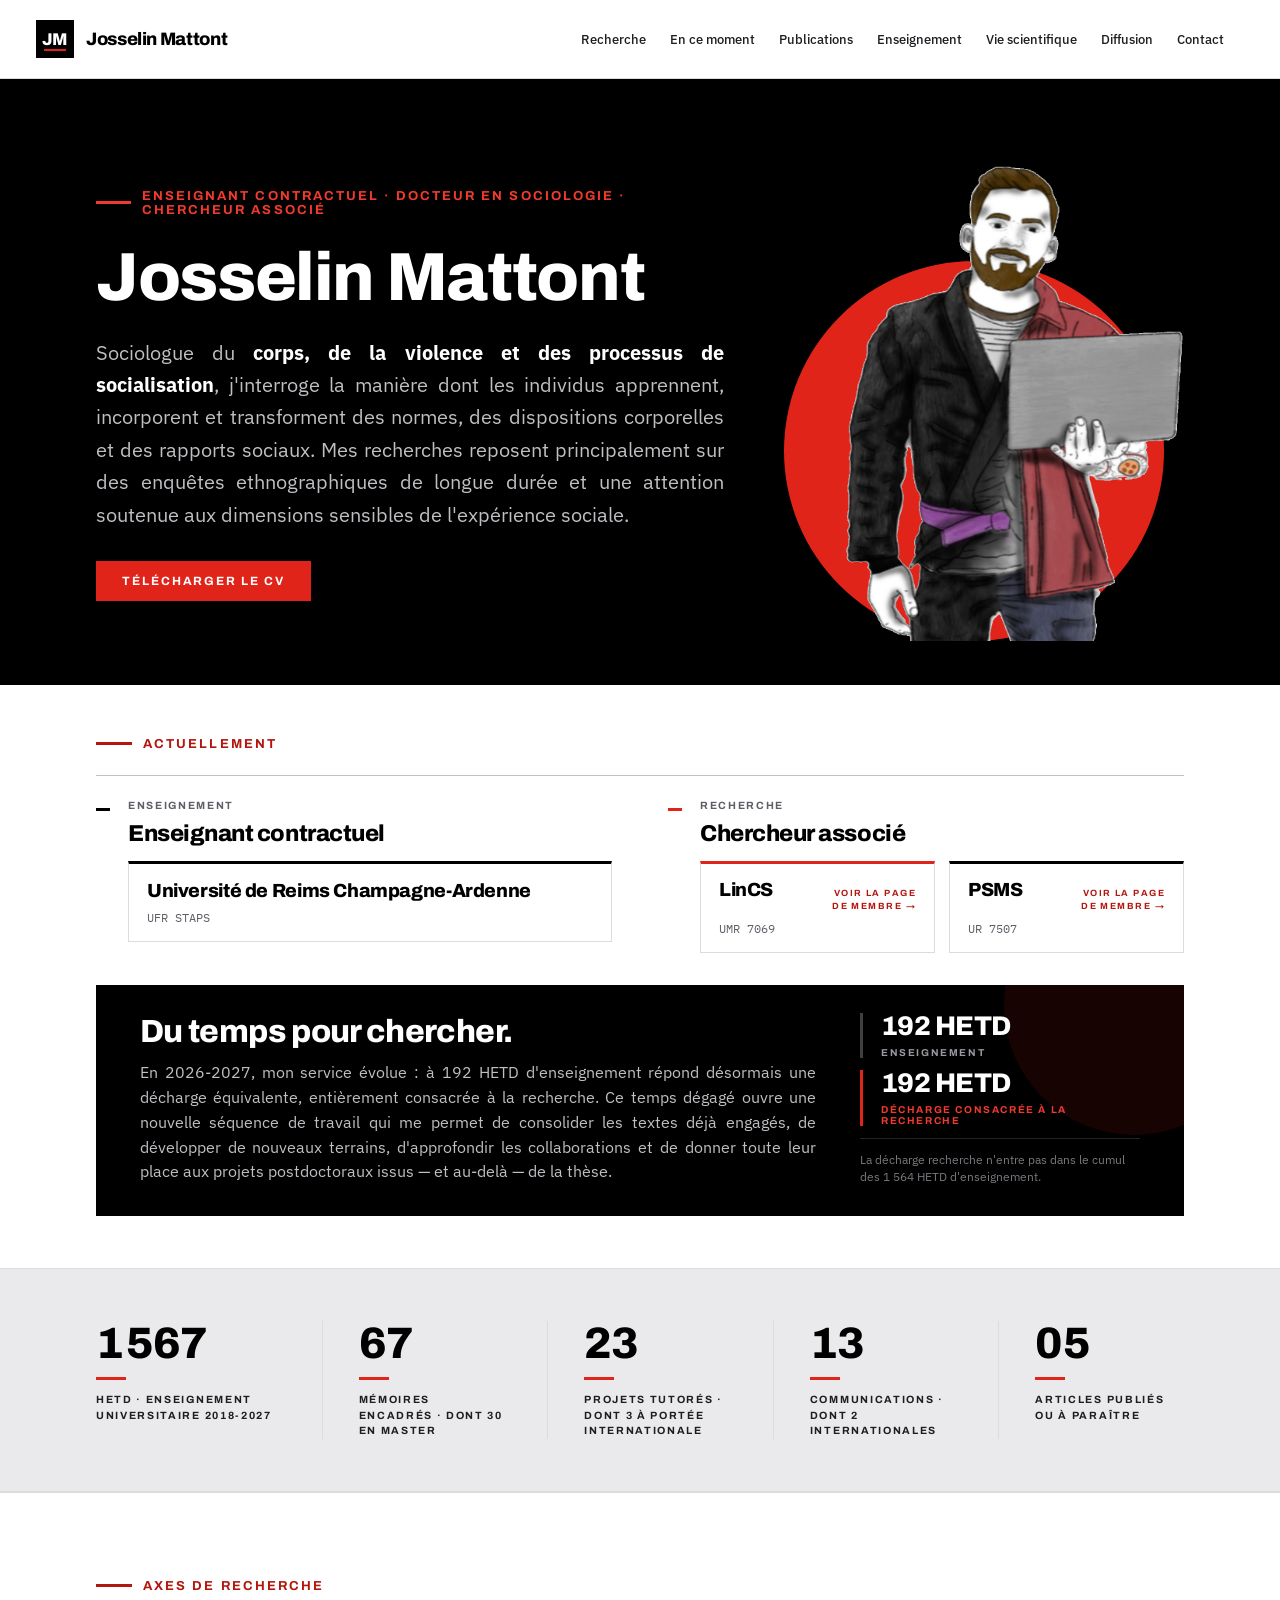
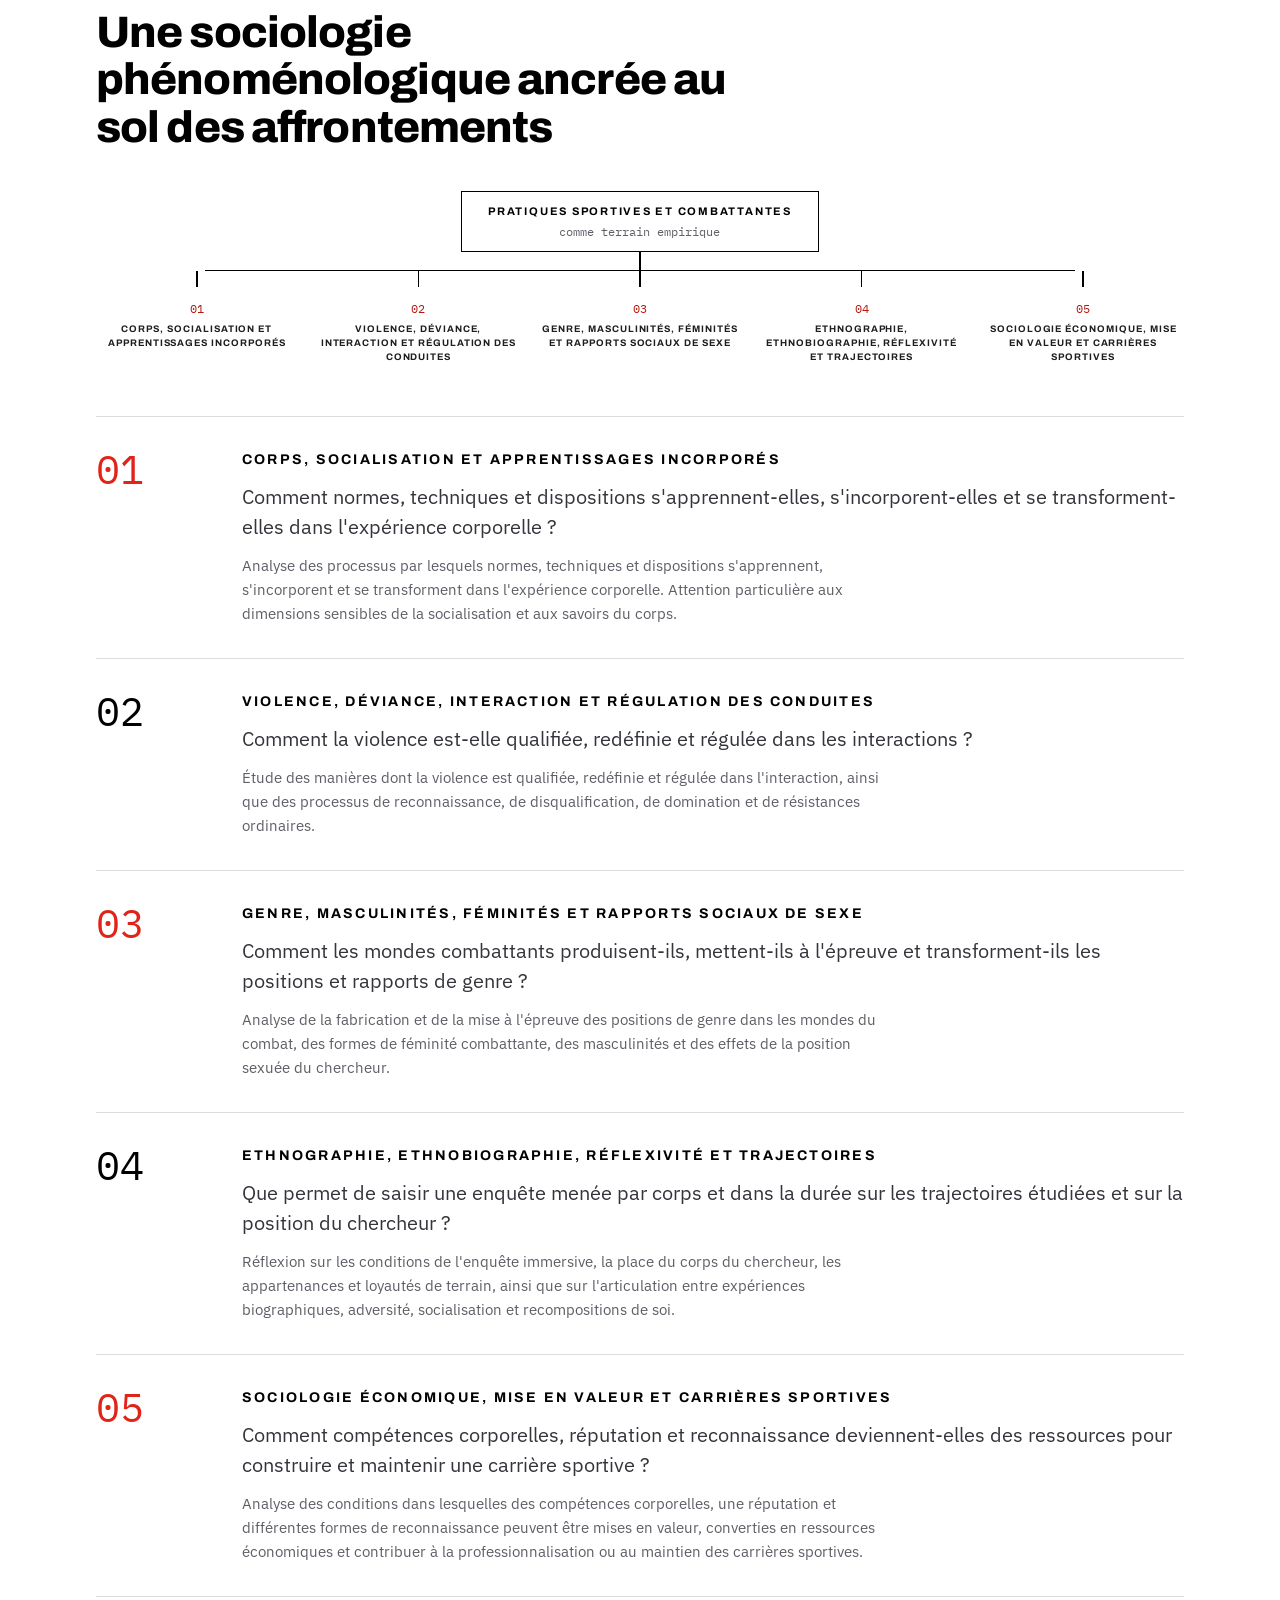
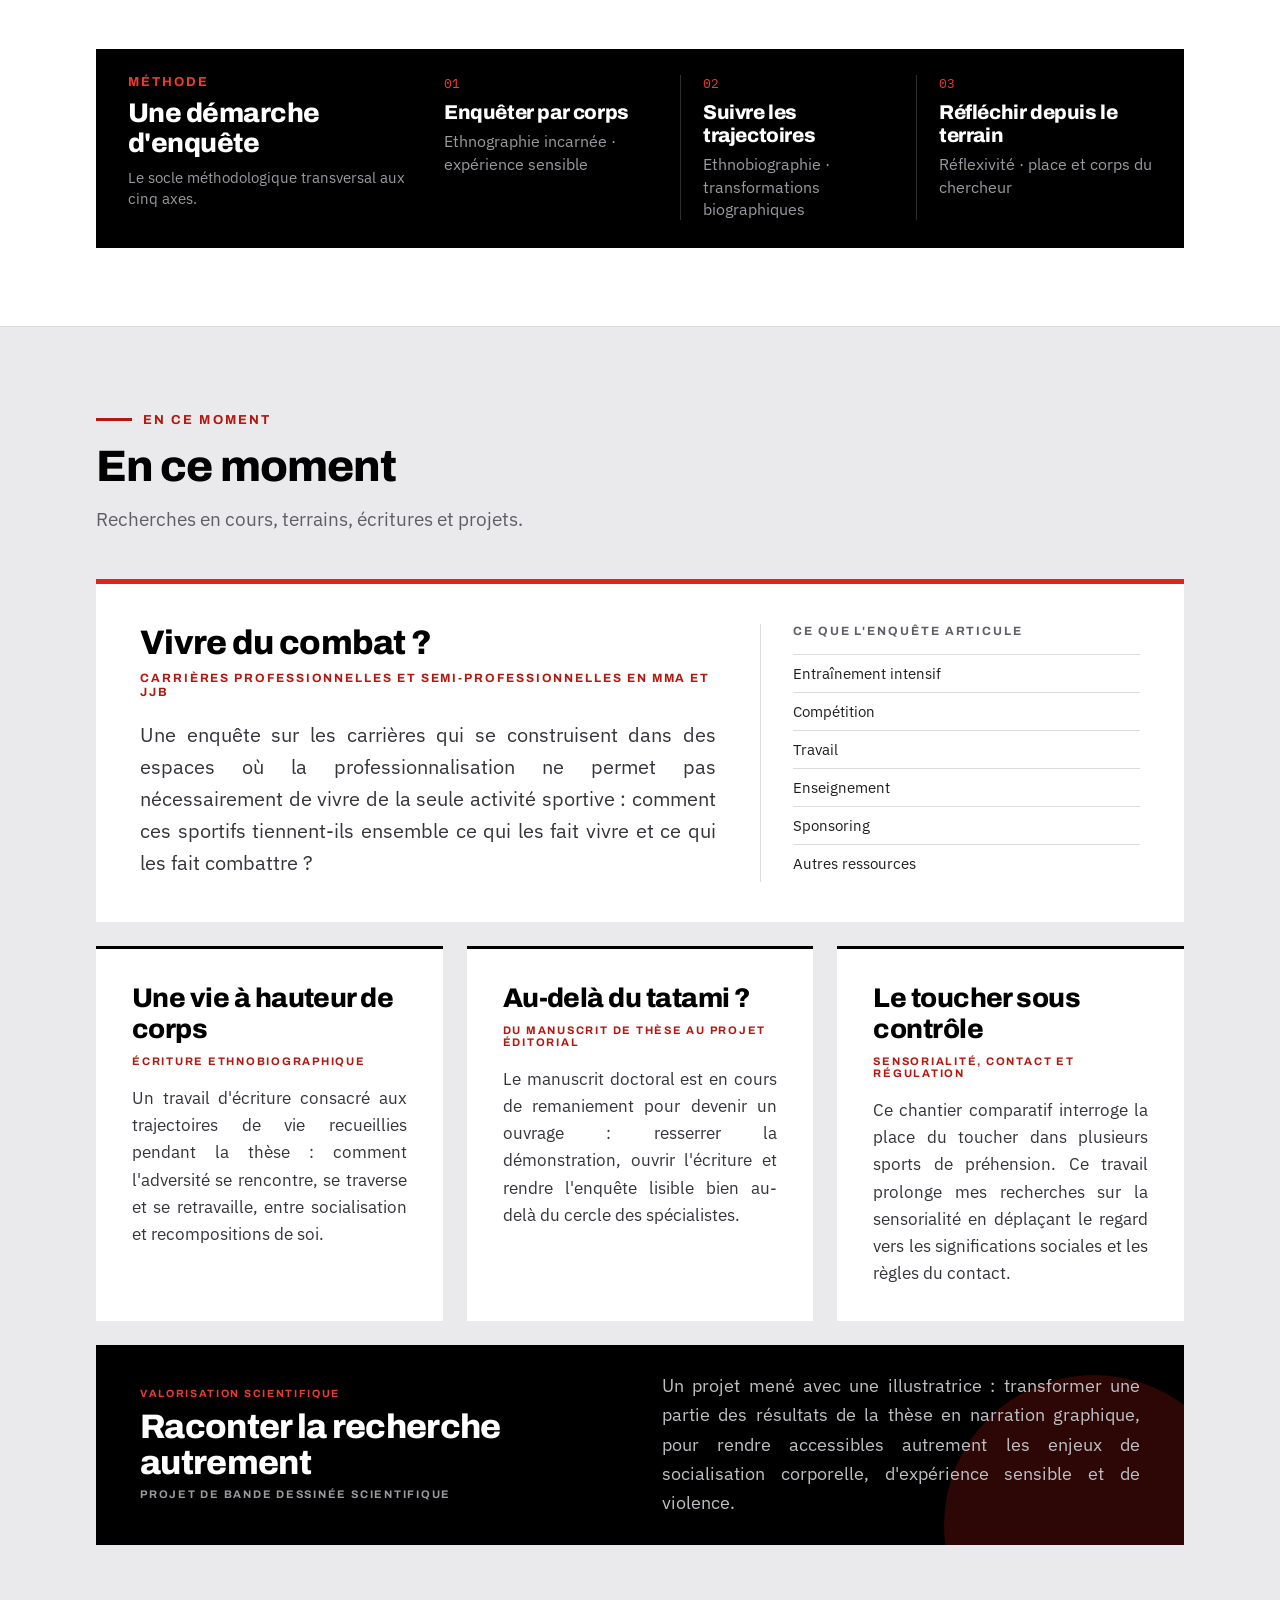
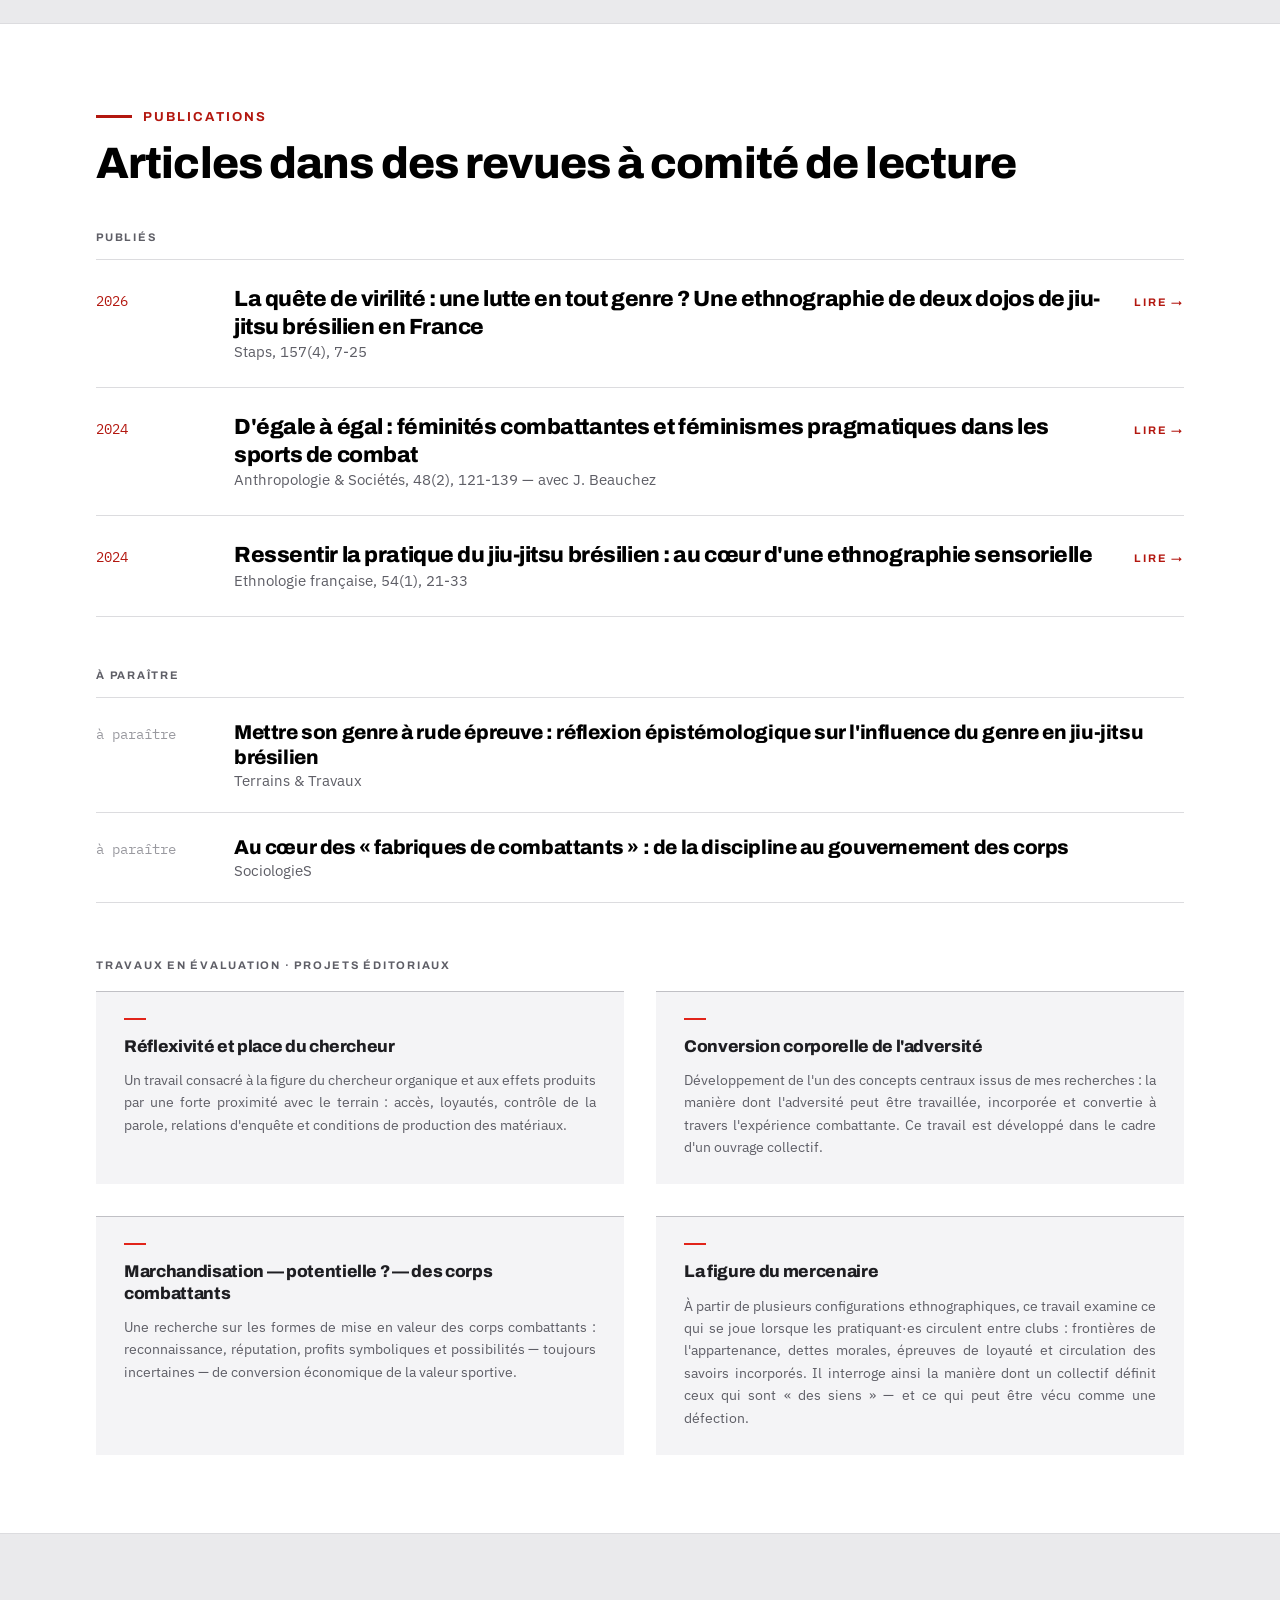
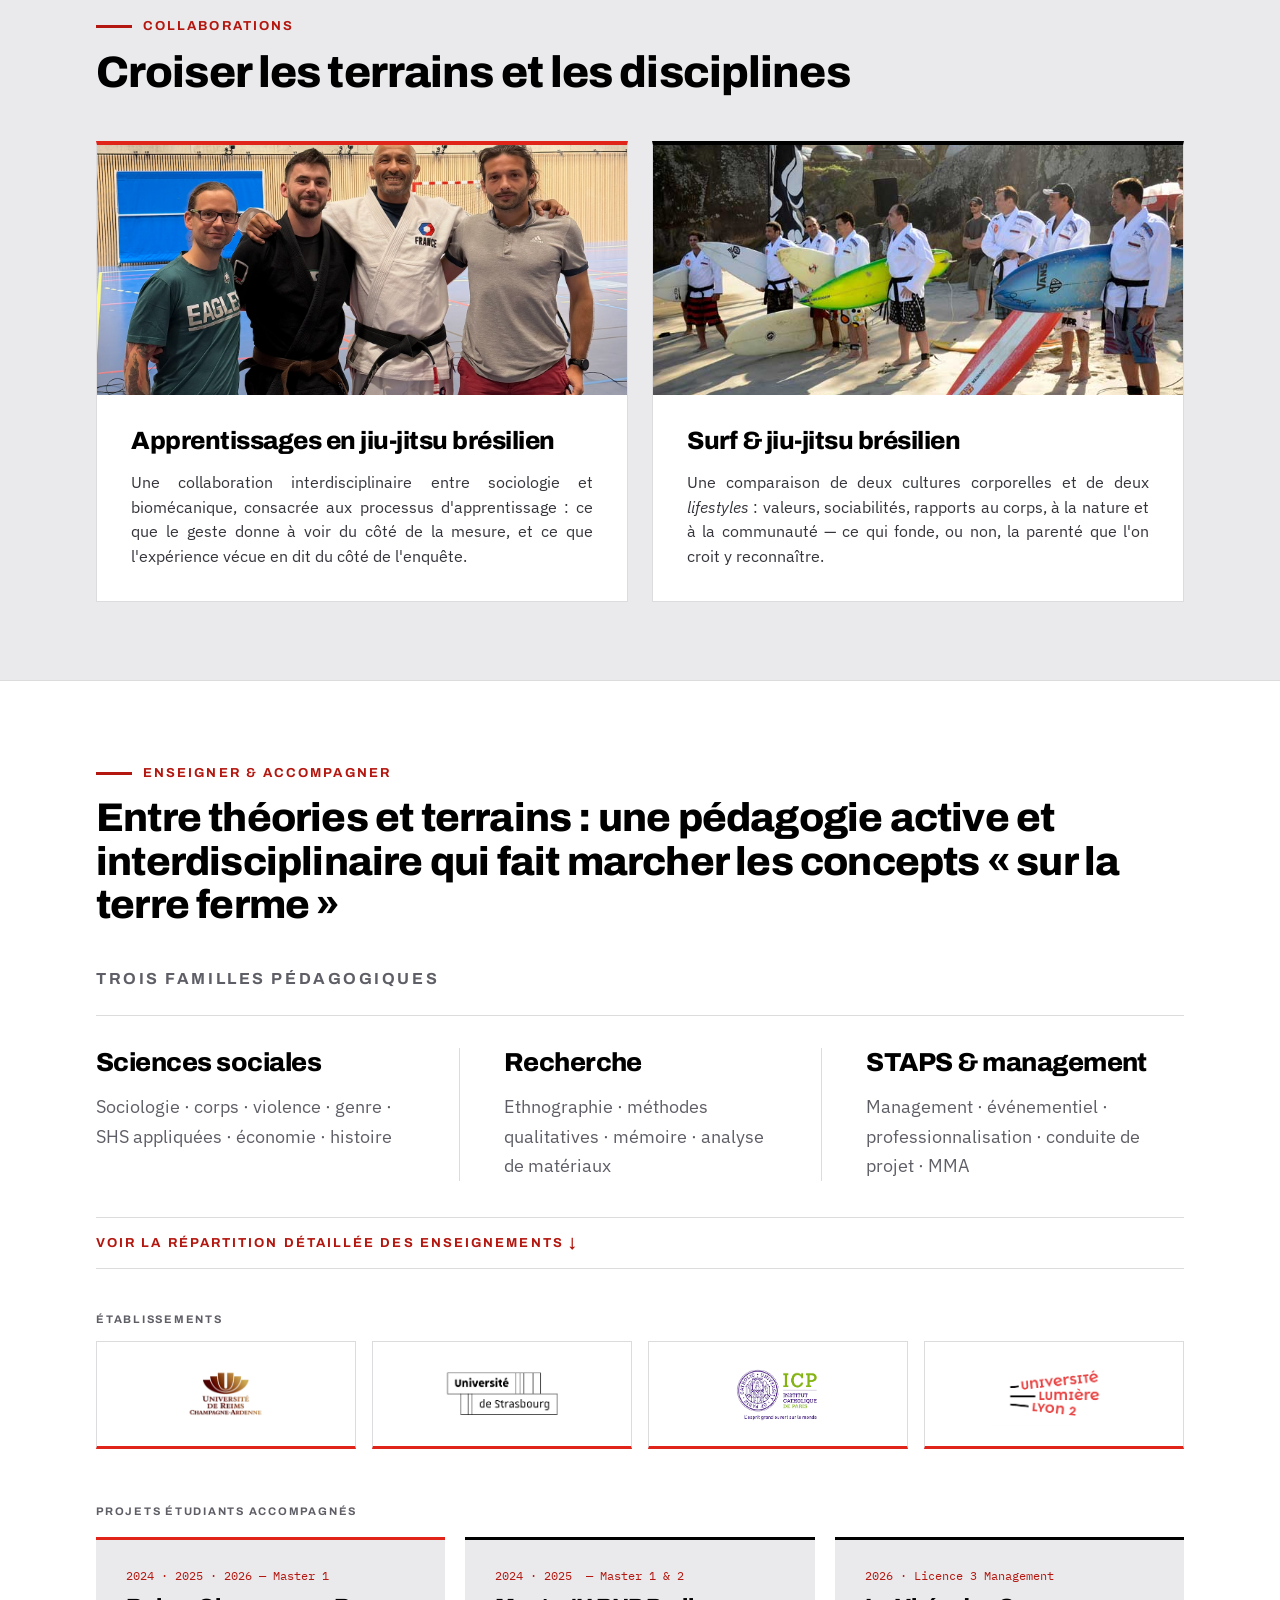
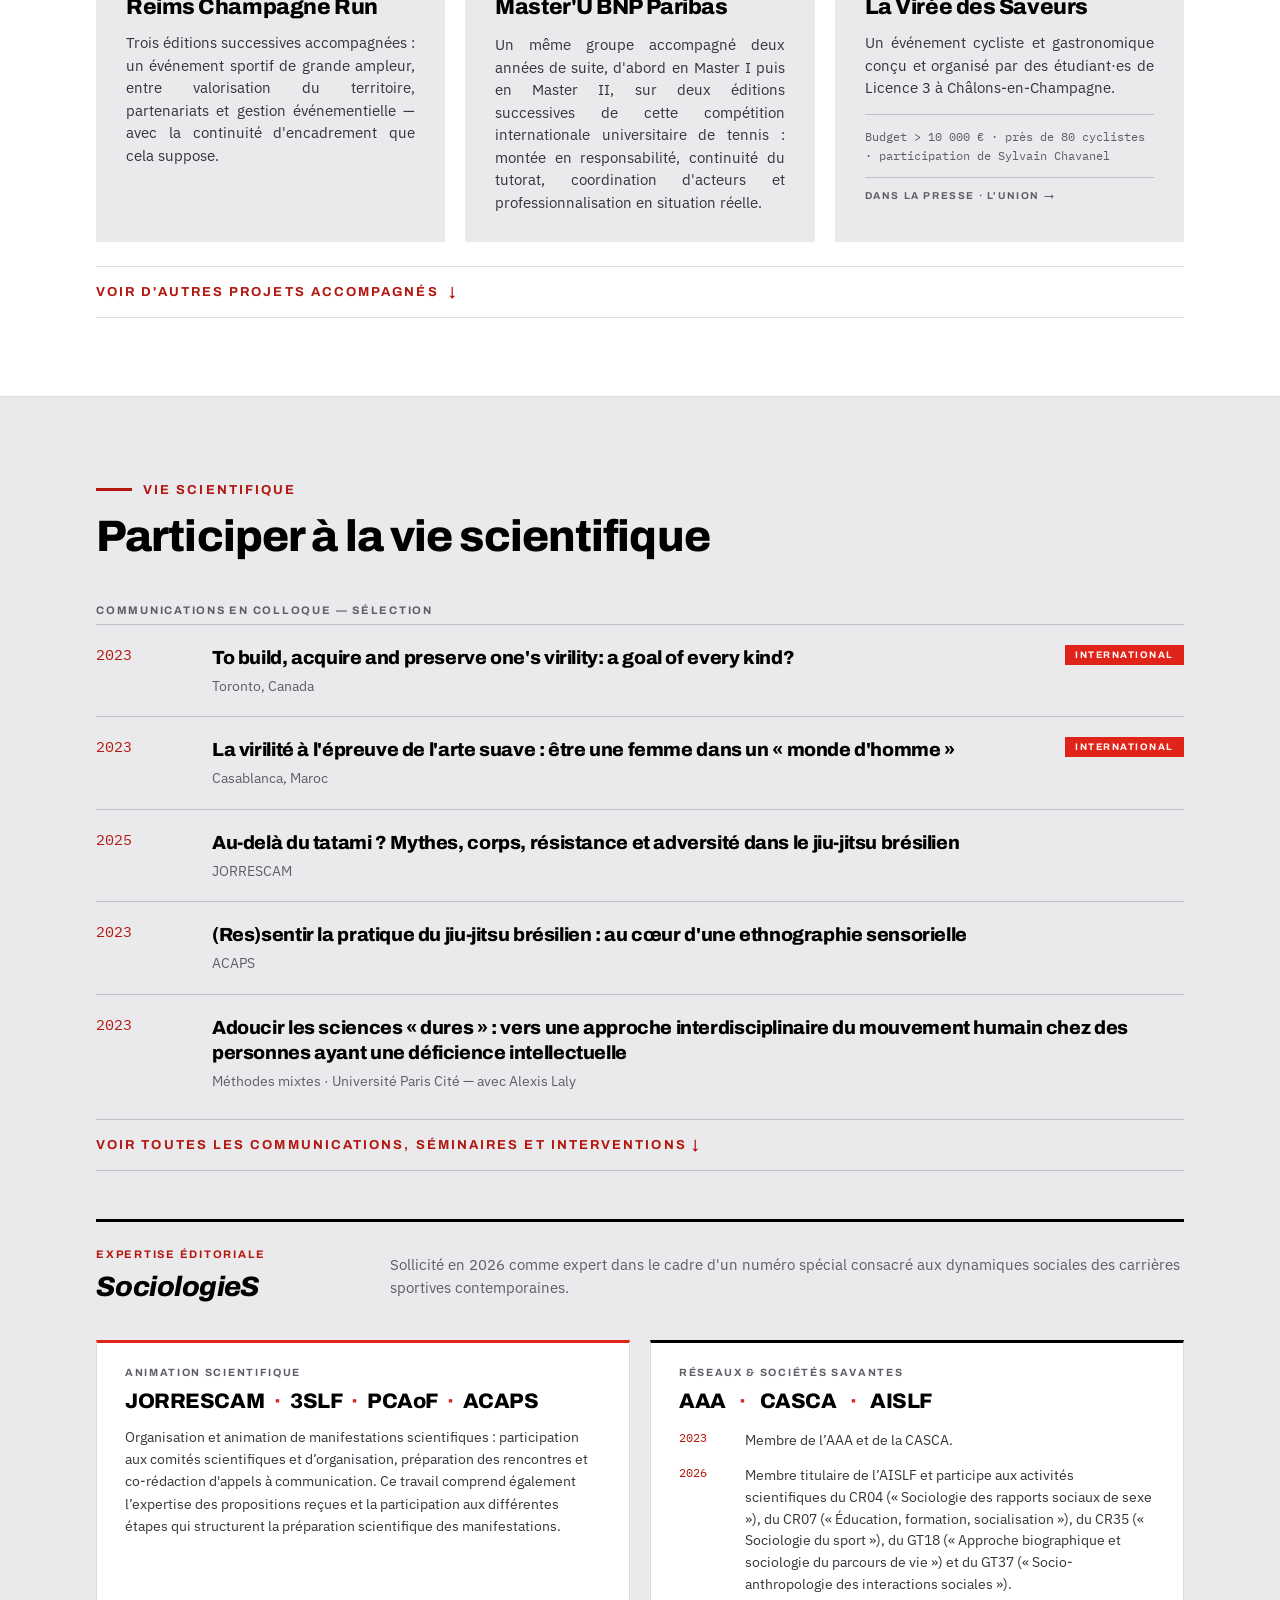
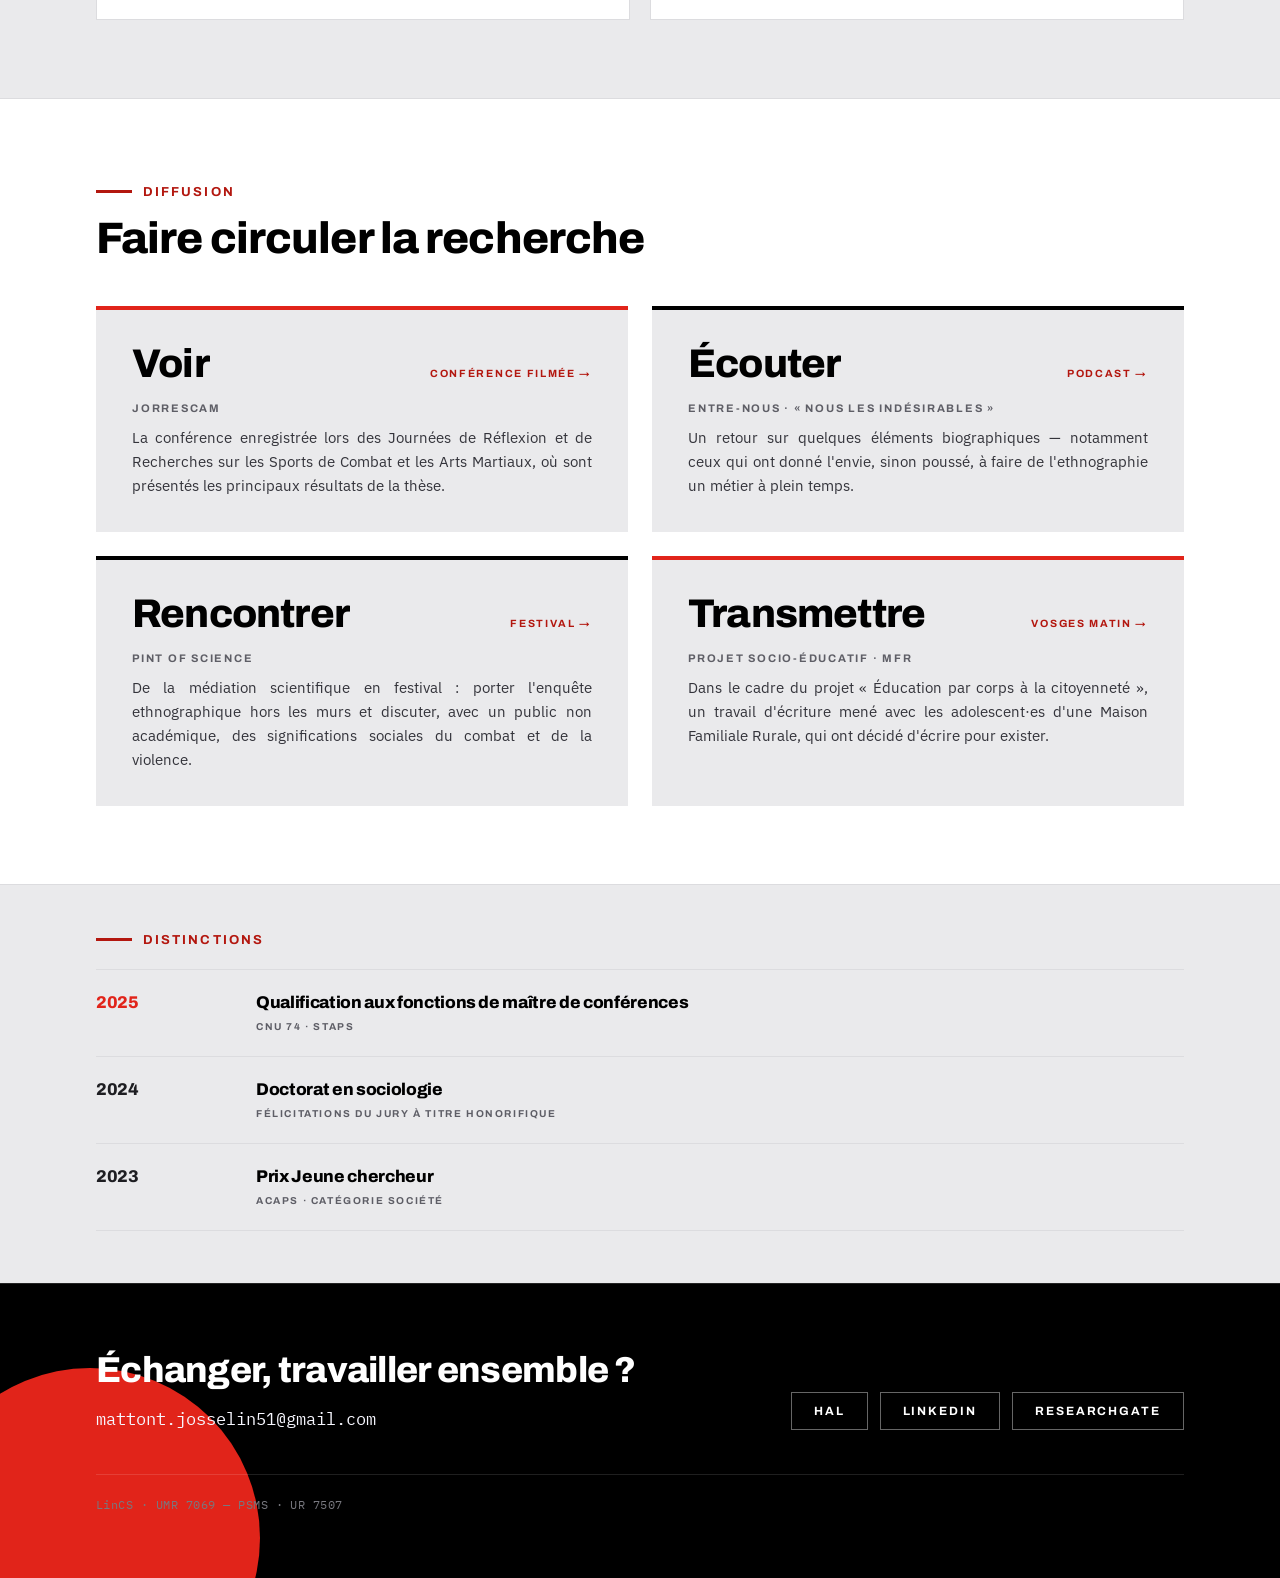
<file: index.html>
<!DOCTYPE html>
<html lang="fr">
<head>
<meta charset="utf-8">
<meta name="viewport" content="width=device-width, initial-scale=1">
<title>Josselin Mattont — Sociologue du corps, de la violence et de la socialisation</title>
<meta name="description" content="Portfolio académique de Josselin Mattont, docteur en sociologie : recherches sur le corps, la violence, la socialisation, le genre et les carrières sportives.">
<meta name="author" content="Josselin Mattont">
<meta name="robots" content="index, follow, max-image-preview:large">
<meta name="theme-color" content="#000000">
<link rel="canonical" href="https://josselin-mattont.github.io/">

<meta property="og:type" content="website">
<meta property="og:locale" content="fr_FR">
<meta property="og:url" content="https://josselin-mattont.github.io/">
<meta property="og:site_name" content="Josselin Mattont — Portfolio académique">
<meta property="og:title" content="Josselin Mattont — Sociologue du corps, de la violence et de la socialisation">
<meta property="og:description" content="Portfolio académique de Josselin Mattont, docteur en sociologie : recherches sur le corps, la violence, la socialisation, le genre et les carrières sportives.">
<meta property="og:image" content="https://josselin-mattont.github.io/assets/brand/og-image.png">
<meta property="og:image:alt" content="Josselin Mattont — docteur en sociologie · sociologie &amp; STAPS. Corps, violence, socialisation : ethnographie incarnée des mondes sportifs et combattants">
<meta property="og:image:width" content="1200">
<meta property="og:image:height" content="630">

<meta name="twitter:card" content="summary_large_image">
<meta name="twitter:title" content="Josselin Mattont — Sociologue du corps, de la violence et de la socialisation">
<meta name="twitter:description" content="Portfolio académique de Josselin Mattont, docteur en sociologie : recherches sur le corps, la violence, la socialisation, le genre et les carrières sportives.">
<meta name="twitter:image" content="https://josselin-mattont.github.io/assets/brand/og-image.png">
<meta name="twitter:image:alt" content="Josselin Mattont — docteur en sociologie · sociologie &amp; STAPS. Corps, violence, socialisation : ethnographie incarnée des mondes sportifs et combattants">

<link rel="preconnect" href="https://fonts.googleapis.com">
<link rel="preconnect" href="https://fonts.gstatic.com" crossorigin>
<link href="https://fonts.googleapis.com/css2?family=Archivo:wght@500;600;700;800&family=IBM+Plex+Sans:wght@400;500;600;700&family=IBM+Plex+Mono:wght@400;500;600&display=swap" rel="stylesheet">
<style>
    html { scroll-padding-top: 88px; }
    body { margin:0; background:#EAEAEC; }
    *, *::before, *::after { box-sizing:border-box; }
    img { max-width:100%; }
    .h { font-family:"Archivo","Helvetica Neue",Arial,sans-serif; font-weight:800; letter-spacing:-0.02em; }
    .k { font-family:"Archivo",sans-serif; font-weight:700; letter-spacing:0.16em; text-transform:uppercase; }
    .b { font-family:"IBM Plex Sans",sans-serif; }
    .m { font-family:"IBM Plex Mono",monospace; }
    a { color:inherit; }
    .site-nav a:hover { color:#B3170F; }
    details summary { list-style:none; cursor:pointer; }
    details summary::-webkit-details-marker { display:none; }
    a:focus-visible, button:focus-visible, summary:focus-visible { outline:3px solid #E1241A; outline-offset:3px; }
    .skip-link { position:absolute; left:-9999px; top:0; z-index:100; background:#000; color:#fff; padding:12px 18px; font-size:13px; text-decoration:none; }
    .skip-link:focus { left:0; }
    .nav-toggle { display:none; flex-direction:column; gap:4px; background:none; border:1.5px solid #C0C0C5; padding:10px 11px; cursor:pointer; }
    .nav-toggle span { display:block; width:20px; height:2px; background:#000; }

    @media (max-width:1180px) {
      .hero-grid { grid-template-columns:1fr 340px !important; padding-left:36px !important; padding-right:36px !important; }
      .hero-title { font-size:clamp(44px,5.4vw,68px) !important; }
      .hero-img { height:400px !important; }
      .hero-disc { width:300px !important; height:300px !important; }
      .stats-grid { grid-template-columns:repeat(3,1fr) !important; gap:28px 32px !important; }
      .stat-cell { border-left:none !important; padding-left:0 !important; }
      .map-grid { gap:12px !important; }
      .method-grid, .release-grid, .project-lead-grid, .bd-grid, .scientific-animation { grid-template-columns:1fr !important; gap:26px !important; }
      .method-cols { grid-template-columns:1fr !important; }
      .method-cols > div { padding:16px 0 !important; border-left:none !important; border-top:1px solid rgba(255,255,255,0.18) !important; }
      .method-cols > div:first-child { border-top:none !important; padding-top:0 !important; }
      .current-project-grid, .eval-grid { grid-template-columns:repeat(2,1fr) !important; }
      .teaching-grid { grid-template-columns:1fr !important; }
      .teaching-grid > div { padding:20px 0 !important; border-left:none !important; border-top:1px solid #DCDCDF !important; }
      .teaching-grid > div:first-child { border-top:none !important; padding-top:0 !important; }
    }

    @media (max-width:820px) {
      html { scroll-padding-top: 72px; }
      .site-nav { padding:14px 20px !important; flex-wrap:wrap !important; }
      .nav-toggle { display:flex !important; }
      .nav-links { display:none !important; position:absolute; top:100%; left:0; right:0; background:#fff; border-bottom:1px solid #DCDCDF; flex-direction:column !important; align-items:flex-start !important; gap:0 !important; padding:6px 20px 16px !important; }
      .nav-links.is-open { display:flex !important; }
      .nav-links a { width:100%; padding:13px 0; border-top:1px solid #EAEAEC; }
      .hero-grid { grid-template-columns:1fr !important; padding:52px 24px 32px !important; gap:24px !important; }
      .hero-grid > div:first-child { padding-bottom:8px !important; }
      .hero-portrait { min-height:0 !important; }
      .hero-img { height:auto !important; width:min(300px,72vw) !important; }
      .hero-disc { width:min(240px,58vw) !important; height:min(240px,58vw) !important; }
      section > div, .site-footer > div:last-child { padding-left:24px !important; padding-right:24px !important; }
      .current-grid, .collaboration-grid, .diffusion-grid, .student-project-grid, .student-more-grid, .sci-cards, .current-project-grid, .eval-grid { grid-template-columns:1fr !important; gap:20px !important; }
      .institution-grid { grid-template-columns:repeat(2,1fr) !important; }
      .publication-row, .scientific-row { grid-template-columns:1fr !important; gap:6px !important; }
      .scientific-row > span:last-child { justify-self:start !important; margin-top:6px; }
      .axis-row { grid-template-columns:1fr !important; gap:12px !important; }
      .hours-row { grid-template-columns:1fr !important; gap:4px !important; }
      p, [style*="text-align:justify"], [style*="text-align: justify"] { text-align:left !important; }
      .map-stem, .map-bar { display:none !important; }
      .map-center { align-self:stretch !important; text-align:left !important; }
      .map-grid { grid-template-columns:1fr !important; gap:0 !important; border-left:1.5px solid #000; margin-left:18px; padding-top:6px; }
      .map-grid > div { display:grid !important; grid-template-columns:16px 34px 1fr; align-items:baseline; padding:8px 0 !important; text-align:left !important; }
      .map-grid > div > .map-tick { width:16px !important; height:1.5px !important; margin:0 !important; align-self:center; }
      .timeline-line, .timeline-arrow { display:none !important; }
      .timeline-grid { grid-template-columns:1fr !important; border-left:2px solid #E1241A; padding-left:18px; }
      .timeline-grid > div { display:grid !important; grid-template-columns:30px 22px 1fr; align-items:center; gap:8px; padding:9px 0 !important; }
      .timeline-grid > div > div:first-child { height:auto !important; }
      .timeline-grid > div > div:last-child { margin-top:0 !important; }
    }

    @media (max-width:560px) {
      .stats-grid { grid-template-columns:repeat(2,1fr) !important; }
      .stats-grid > div:last-child { grid-column:1 / -1; }
      .labs-grid { grid-template-columns:1fr !important; }
      .institution-grid { grid-template-columns:repeat(2,1fr) !important; gap:12px !important; }
      .distinction-row { grid-template-columns:74px 1fr !important; gap:18px !important; }
      .footer-links { width:100%; }
      .footer-links a { flex:1 1 40%; justify-content:center; text-align:center; }
    }

    @media (prefers-reduced-motion: reduce) { * { transition:none !important; animation:none !important; scroll-behavior:auto !important; } }
</style>
<script type="application/ld+json">
{
  "@context": "https://schema.org",
  "@type": "Person",
  "@id": "https://josselin-mattont.github.io/#person",
  "name": "Josselin Mattont",
  "url": "https://josselin-mattont.github.io/",
  "image": "https://josselin-mattont.github.io/assets/brand/portrait-dualite.png",
  "jobTitle": "Enseignant contractuel",
  "description": "Docteur en sociologie, enseignant contractuel et chercheur associé. Recherches sur le corps, la violence, la socialisation, le genre et les carrières sportives.",
  "email": "mattont.josselin51@gmail.com",
  "worksFor": { "@type": "CollegeOrUniversity", "name": "Université de Reims Champagne-Ardenne" },
  "affiliation": [
    { "@type": "Organization", "name": "LinCS · UMR 7069" },
    { "@type": "Organization", "name": "PSMS · UR 7507" }
  ],
  "alumniOf": { "@type": "CollegeOrUniversity", "name": "Université de Strasbourg" },
  "knowsAbout": ["Sociologie du corps","Violence","Socialisation","Ethnographie","Ethnobiographie","Genre","Masculinités et féminités","Jiu-jitsu brésilien","Sociologie du sport","Carrières sportives"],
  "sameAs": [
    "https://cv.hal.science/josselin-mattont",
    "https://www.linkedin.com/in/josselin-mattont-777078171",
    "https://www.researchgate.net/profile/Josselin-Mattont"
  ]
}
</script>
</head>
<body>
<a class="skip-link" href="#contenu">Aller au contenu principal</a>
<div class="b" style="background:#EAEAEC; color:#1E1E22;">

  <!-- ========================= NAVIGATION ========================= -->
  <nav class="site-nav" aria-label="Navigation principale" style="display:flex; justify-content:space-between; align-items:center; gap:20px; padding:20px 56px 20px 36px; background:#fff; border-bottom:1px solid #DCDCDF; position:sticky; top:0; z-index:20;">
    <div style="display:flex; align-items:center; gap:12px;">
      <div class="h" style="position:relative; width:38px; height:38px; display:grid; place-items:center; background:#000; color:#fff; font-size:17px;">JM<span style="position:absolute; left:20%; right:20%; bottom:7px; height:2px; background:#E1241A;"></span></div>
      <span class="h" style="font-size:18px; color:#000;">Josselin Mattont</span>
    </div>
    <button class="nav-toggle" type="button" aria-expanded="false" aria-controls="nav-links" aria-label="Ouvrir le menu"><span></span><span></span><span></span></button>
    <div class="nav-links" id="nav-links" style="display:flex; align-items:center; gap:24px; font-size:13px; font-weight:500; color:#1E1E22; flex-wrap:wrap;">
      <a href="#recherche" style="text-decoration:none;">Recherche</a>
      <a href="#en-ce-moment" style="text-decoration:none;">En ce moment</a>
      <a href="#publications" style="text-decoration:none;">Publications</a>
      <a href="#enseignement" style="text-decoration:none;">Enseignement</a>
      <a href="#vie-scientifique" style="text-decoration:none;">Vie scientifique</a>
      <a href="#diffusion" style="text-decoration:none;">Diffusion</a>
      <a href="#contact" style="text-decoration:none;">Contact</a>
    </div>
  </nav>

  <!-- ============================ HÉROS ============================ -->
  <header style="background:#000; color:#EAEAEC; position:relative; overflow:hidden;">
    <div class="hero-grid" style="max-width:1200px; margin:0 auto; display:grid; grid-template-columns:1fr 420px; gap:40px; padding:82px 56px 44px; align-items:end;">
      <div style="padding-bottom:40px;">
        <div class="k" style="display:inline-flex; align-items:center; gap:11px; font-size:13px; color:#F03A2E; margin-bottom:26px;"><span style="width:40px; height:3px; background:currentColor;"></span>Enseignant contractuel · Docteur en sociologie · Chercheur associé</div>
        <h1 class="h hero-title" style="font-size:68px; line-height:1.0; color:#fff; margin:0;">Josselin Mattont</h1>
        <p style="font-size:20px; line-height:1.62; color:#BFBFC4; margin:26px 0 30px; max-width:56ch; text-align:justify;">Sociologue du <strong style="color:#fff;">corps, de la violence et des processus de socialisation</strong>, j'interroge la manière dont les individus apprennent, incorporent et transforment des normes, des dispositions corporelles et des rapports sociaux. Mes recherches reposent principalement sur des enquêtes ethnographiques de longue durée et une attention soutenue aux dimensions sensibles de l'expérience sociale.</p>
        <a class="k" href="assets/pdf/CV_Mattont_Josselin.pdf" download="CV_Mattont_Josselin.pdf" style="display:inline-flex; align-items:center; padding:13px 26px; background:#E1241A; color:#fff; font-size:12px; text-decoration:none;">Télécharger le CV</a>
      </div>
      <div class="hero-portrait" style="position:relative; display:flex; align-items:flex-end; justify-content:center; min-height:440px;">
        <div class="hero-disc" aria-hidden="true" style="position:absolute; bottom:0; width:380px; height:380px; border-radius:50%; background:#E1241A;"></div>
        <img class="hero-img" width="1080" height="1350" decoding="async" src="assets/brand/portrait-dualite.png" alt="Illustration de Josselin Mattont, chercheur et pratiquant de jiu-jitsu brésilien" style="position:relative; height:480px; display:block;">
      </div>
    </div>
  </header>

  <main id="contenu">

  <!-- ========================= ACTUELLEMENT ========================= -->
  <section id="actuellement" style="background:#fff;">
    <div style="max-width:1200px; margin:0 auto; padding:44px 56px 52px;">
      <div class="k" style="display:inline-flex; align-items:center; gap:11px; font-size:13px; color:#B3170F; margin-bottom:24px;"><span style="width:36px; height:3px; background:currentColor;"></span>Actuellement</div>

      <div class="current-grid" style="display:grid; grid-template-columns:1fr 1fr; gap:56px; border-top:1px solid #C0C0C5; padding-top:24px; margin-bottom:32px;">
        <div style="display:grid; grid-template-columns:14px 1fr; gap:18px;">
          <span style="width:14px; height:3px; background:#000; margin-top:8px;"></span>
          <div>
            <div class="k" style="font-size:10.5px; color:#5E5E66; margin-bottom:10px;">ENSEIGNEMENT&nbsp;</div>
            <div class="h" style="font-size:23px; color:#000; margin-bottom:10px; line-height:1.15;">Enseignant contractuel</div>
            <div style="margin-top:14px;">
              <div style="background:#fff; border:1px solid #DCDCDF; border-top:3px solid #000; padding:16px 18px;">
                <div class="h" style="font-size:19px; color:#000; line-height:1.15;">Université de Reims Champagne-Ardenne</div>
                <div class="m" style="font-size:12px; color:#5E5E66; margin-top:8px;">UFR STAPS</div>
              </div>
            </div>
          </div>
        </div>
        <div style="display:grid; grid-template-columns:14px 1fr; gap:18px;">
          <span style="width:14px; height:3px; background:#E1241A; margin-top:8px;"></span>
          <div>
            <div class="k" style="font-size:10.5px; color:#5E5E66; margin-bottom:10px;">Recherche</div>
            <div class="h" style="font-size:23px; color:#000; margin-bottom:10px; line-height:1.15;">Chercheur associé</div>
            <div class="labs-grid" style="display:grid; grid-template-columns:1fr 1fr; gap:14px; margin-top:14px;">
              <a href="https://lincs.unistra.fr/le-laboratoire/membres/doctorants/mattont-josselin/" target="_blank" rel="noopener" style="display:block; background:#fff; border:1px solid #DCDCDF; border-top:3px solid #E1241A; padding:16px 18px; text-decoration:none;">
                <div style="display:flex; align-items:baseline; justify-content:space-between; gap:12px;">
                  <div class="h" style="font-size:19px; color:#000; line-height:1;">LinCS</div>
                  <span class="k" style="font-size:9px; color:#B3170F; line-height:1.45; text-align:right;">Voir la page<br>de membre →</span>
                </div>
                <div class="m" style="font-size:12px; color:#5E5E66; margin-top:8px;">UMR 7069</div>
                
              </a>
              <a href="https://www.univ-reims.fr/psms/membres/pages-personnelles/josselin-mattont,27990,46047.html" target="_blank" rel="noopener" style="display:block; background:#fff; border:1px solid #DCDCDF; border-top:3px solid #000; padding:16px 18px; text-decoration:none;">
                <div style="display:flex; align-items:baseline; justify-content:space-between; gap:12px;">
                  <div class="h" style="font-size:19px; color:#000; line-height:1;">PSMS</div>
                  <span class="k" style="font-size:9px; color:#B3170F; line-height:1.45; text-align:right;">Voir la page<br>de membre →</span>
                </div>
                <div class="m" style="font-size:12px; color:#5E5E66; margin-top:8px;">UR 7507</div>
                
              </a>
            </div>
          </div>
        </div>
      </div>

      <!-- Décharge de recherche : bloc éditorial -->
      <div style="background:#000; color:#EAEAEC; position:relative; overflow:hidden; padding:28px 44px 30px;">
        <div aria-hidden="true" style="position:absolute; top:-110px; right:-80px; width:260px; height:260px; border-radius:50%; background:#E1241A; opacity:0.10;"></div>
        <div class="release-grid" style="position:relative; display:grid; grid-template-columns:1fr 280px; gap:44px; align-items:center;">
          <div>
            <h2 class="h" style="font-size:32px; line-height:1.05; color:#fff; margin:0 0 12px;">Du temps pour chercher.</h2>
            <p style="font-size:15.5px; line-height:1.6; color:#BFBFC4; margin:0; text-align:justify;">En 2026-2027, mon service évolue : à 192 HETD d'enseignement répond désormais une décharge équivalente, entièrement consacrée à la recherche. Ce temps dégagé ouvre une nouvelle séquence de travail qui me permet de consolider les textes déjà engagés, de développer de nouveaux terrains, d'approfondir les collaborations et de donner toute leur place aux projets postdoctoraux issus — et au-delà — de la thèse.</p>
          </div>
          <div style="display:flex; flex-direction:column; gap:12px;">
            <div style="border-left:3px solid rgba(255,255,255,0.25); padding-left:18px;">
              <div class="h" style="font-size:27px; color:#fff; line-height:1;">192 HETD</div>
              <div class="k" style="font-size:10px; color:#9A9AA0; margin-top:7px;">Enseignement</div>
            </div>
            <div style="border-left:3px solid #E1241A; padding-left:18px;">
              <div class="h" style="font-size:27px; color:#fff; line-height:1;">192 HETD</div>
              <div class="k" style="font-size:10px; color:#F03A2E; margin-top:7px;">Décharge consacrée à la recherche</div>
            </div>
            <div class="b" style="font-size:12px; line-height:1.45; color:#78787F; border-top:1px solid rgba(255,255,255,0.14); padding-top:12px;">La décharge recherche n'entre pas dans le cumul des 1 564 HETD d'enseignement.</div>
          </div>
        </div>
      </div>

    </div>
  </section>

  <!-- ========================= REPÈRES ========================= -->
  <section id="reperes" style="background:#EAEAEC; border-top:1px solid #DCDCDF; border-bottom:1px solid #DCDCDF;">
    <div style="max-width:1200px; margin:0 auto; padding:52px 56px;">
      <div class="stats-grid" style="display:grid; grid-template-columns:repeat(5,1fr); gap:40px;">
        <div><div class="h stat-num" data-count="1567" data-sep="1" style="font-size:44px; color:#000; line-height:1;">1 567</div><span style="display:block; width:30px; height:3px; background:#E1241A; margin:12px 0;"></span><div class="k" style="font-size:10.5px; color:#1E1E22; line-height:1.5;">HETD · enseignement universitaire 2018-2027</div></div>
        <div class="stat-cell" style="border-left:1px solid #DCDCDF; padding-left:36px;"><div class="h stat-num" data-count="67" style="font-size:44px; color:#000; line-height:1;">67</div><span style="display:block; width:30px; height:3px; background:#E1241A; margin:12px 0;"></span><div class="k" style="font-size:10.5px; color:#1E1E22; line-height:1.5;">Mémoires encadrés · dont 30 en master</div></div>
        <div class="stat-cell" style="border-left:1px solid #DCDCDF; padding-left:36px;"><div class="h stat-num" data-count="23" style="font-size:44px; color:#000; line-height:1;">23</div><span style="display:block; width:30px; height:3px; background:#E1241A; margin:12px 0;"></span><div class="k" style="font-size:10.5px; color:#1E1E22; line-height:1.5;">Projets tutorés · dont 3 à portée internationale</div></div>
        <div class="stat-cell" style="border-left:1px solid #DCDCDF; padding-left:36px;"><div class="h stat-num" data-count="13" style="font-size:44px; color:#000; line-height:1;">13</div><span style="display:block; width:30px; height:3px; background:#E1241A; margin:12px 0;"></span><div class="k" style="font-size:10.5px; color:#1E1E22; line-height:1.5;">Communications · dont 2 internationales</div></div>
        <div class="stat-cell" style="border-left:1px solid #DCDCDF; padding-left:36px;"><div class="h stat-num" data-count="5" data-pad="2" style="font-size:44px; color:#000; line-height:1;">05</div><span style="display:block; width:30px; height:3px; background:#E1241A; margin:12px 0;"></span><div class="k" style="font-size:10.5px; color:#1E1E22; line-height:1.5;">Articles publiés ou à paraître</div></div>
      </div>
    </div>
  </section>

  <!-- ======================= AXES DE RECHERCHE ======================= -->
  <section id="recherche" style="background:#fff; border-top:1px solid #DCDCDF; border-bottom:1px solid #DCDCDF;">
    <div style="max-width:1200px; margin:0 auto; padding:78px 56px;">
      <div class="k" style="display:inline-flex; align-items:center; gap:11px; font-size:13px; color:#B3170F; margin-bottom:16px;"><span style="width:36px; height:3px; background:currentColor;"></span>Axes de recherche</div>
      <h2 class="h" style="font-size:44px; line-height:1.08; color:#000; margin:0 0 40px; max-width:24ch;">Une sociologie phénoménologique ancrée au sol des affrontements</h2>

      <!-- Schéma global -->
      <div aria-label="Un même terrain empirique, cinq entrées analytiques" role="img" style="display:flex; flex-direction:column; margin-bottom:52px;">
        <div class="map-center" style="align-self:center; text-align:center; border:1.5px solid #000; padding:12px 26px;">
          <div class="k" style="font-size:11px; color:#000; line-height:1.4;">Pratiques sportives et combattantes</div>
          <div class="m" style="font-size:11.5px; color:#5E5E66; margin-top:4px;">comme terrain empirique</div>
        </div>
        <div class="map-stem" style="width:1.5px; height:18px; background:#000; margin:0 auto;"></div>
        <div class="map-bar" style="height:1.5px; background:#000; margin:0 10%;"></div>
        <div class="map-grid" style="display:grid; grid-template-columns:repeat(5,1fr); gap:20px;">
          <div style="text-align:center;"><div class="map-tick" style="width:1.5px; height:16px; background:#000; margin:0 auto 10px;"></div><span class="m" style="font-size:12px; color:#B3170F;">01</span><div class="k" style="font-size:9.5px; letter-spacing:0.1em; color:#1E1E22; line-height:1.45; margin-top:6px;">Corps, socialisation et apprentissages incorporés</div></div>
          <div style="text-align:center;"><div class="map-tick" style="width:1.5px; height:16px; background:#000; margin:0 auto 10px;"></div><span class="m" style="font-size:12px; color:#B3170F;">02</span><div class="k" style="font-size:9.5px; letter-spacing:0.1em; color:#1E1E22; line-height:1.45; margin-top:6px;">Violence, déviance, interaction et régulation des conduites</div></div>
          <div style="text-align:center;"><div class="map-tick" style="width:1.5px; height:16px; background:#000; margin:0 auto 10px;"></div><span class="m" style="font-size:12px; color:#B3170F;">03</span><div class="k" style="font-size:9.5px; letter-spacing:0.1em; color:#1E1E22; line-height:1.45; margin-top:6px;">Genre, masculinités, féminités et rapports sociaux de sexe</div></div>
          <div style="text-align:center;"><div class="map-tick" style="width:1.5px; height:16px; background:#000; margin:0 auto 10px;"></div><span class="m" style="font-size:12px; color:#B3170F;">04</span><div class="k" style="font-size:9.5px; letter-spacing:0.1em; color:#1E1E22; line-height:1.45; margin-top:6px;">Ethnographie, ethnobiographie, réflexivité et trajectoires</div></div>
          <div style="text-align:center;"><div class="map-tick" style="width:1.5px; height:16px; background:#000; margin:0 auto 10px;"></div><span class="m" style="font-size:12px; color:#B3170F;">05</span><div class="k" style="font-size:9.5px; letter-spacing:0.1em; color:#1E1E22; line-height:1.45; margin-top:6px;">Sociologie économique, mise en valeur et carrières sportives</div></div>
        </div>
      </div>

      <!-- Cinq axes homogènes -->
      <div style="display:flex; flex-direction:column;">
        <article class="axis-row" style="display:grid; grid-template-columns:110px 1fr; gap:36px; align-items:start; padding:32px 0; border-top:1px solid #DCDCDF;">
          <div class="m" style="font-size:40px; color:#E1241A; line-height:1;">01</div>
          <div>
            <h3 class="k" style="font-size:14px; color:#000; margin:0 0 12px; line-height:1.5;">Corps, socialisation et apprentissages incorporés</h3>
            <p style="font-size:20px; line-height:1.5; margin:0 0 12px; color:#34343B;">Comment normes, techniques et dispositions s'apprennent-elles, s'incorporent-elles et se transforment-elles dans l'expérience corporelle ?</p>
            <p style="font-size:15px; line-height:1.6; margin:0; color:#5E5E66; max-width:72ch;">Analyse des processus par lesquels normes, techniques et dispositions s'apprennent, s'incorporent et se transforment dans l'expérience corporelle. Attention particulière aux dimensions sensibles de la socialisation et aux savoirs du corps.</p>
          </div>
        </article>
        <article class="axis-row" style="display:grid; grid-template-columns:110px 1fr; gap:36px; align-items:start; padding:32px 0; border-top:1px solid #DCDCDF;">
          <div class="m" style="font-size:40px; color:#000; line-height:1;">02</div>
          <div>
            <h3 class="k" style="font-size:14px; color:#000; margin:0 0 12px; line-height:1.5;">Violence, déviance, interaction et régulation des conduites</h3>
            <p style="font-size:20px; line-height:1.5; margin:0 0 12px; color:#34343B;">Comment la violence est-elle qualifiée, redéfinie et régulée dans les interactions ?</p>
            <p style="font-size:15px; line-height:1.6; margin:0; color:#5E5E66; max-width:72ch;">Étude des manières dont la violence est qualifiée, redéfinie et régulée dans l'interaction, ainsi que des processus de reconnaissance, de disqualification, de domination et de résistances ordinaires.</p>
          </div>
        </article>
        <article class="axis-row" style="display:grid; grid-template-columns:110px 1fr; gap:36px; align-items:start; padding:32px 0; border-top:1px solid #DCDCDF;">
          <div class="m" style="font-size:40px; color:#E1241A; line-height:1;">03</div>
          <div>
            <h3 class="k" style="font-size:14px; color:#000; margin:0 0 12px; line-height:1.5;">Genre, masculinités, féminités et rapports sociaux de sexe</h3>
            <p style="font-size:20px; line-height:1.5; margin:0 0 12px; color:#34343B;">Comment les mondes combattants produisent-ils, mettent-ils à l'épreuve et transforment-ils les positions et rapports de genre ?</p>
            <p style="font-size:15px; line-height:1.6; margin:0; color:#5E5E66; max-width:72ch;">Analyse de la fabrication et de la mise à l'épreuve des positions de genre dans les mondes du combat, des formes de féminité combattante, des masculinités et des effets de la position sexuée du chercheur.</p>
          </div>
        </article>
        <article class="axis-row" style="display:grid; grid-template-columns:110px 1fr; gap:36px; align-items:start; padding:32px 0; border-top:1px solid #DCDCDF;">
          <div class="m" style="font-size:40px; color:#000; line-height:1;">04</div>
          <div>
            <h3 class="k" style="font-size:14px; color:#000; margin:0 0 12px; line-height:1.5;">Ethnographie, ethnobiographie, réflexivité et trajectoires</h3>
            <p style="font-size:20px; line-height:1.5; margin:0 0 12px; color:#34343B;">Que permet de saisir une enquête menée par corps et dans la durée sur les trajectoires étudiées et sur la position du chercheur ?</p>
            <p style="font-size:15px; line-height:1.6; margin:0; color:#5E5E66; max-width:72ch;">Réflexion sur les conditions de l'enquête immersive, la place du corps du chercheur, les appartenances et loyautés de terrain, ainsi que sur l'articulation entre expériences biographiques, adversité, socialisation et recompositions de soi.</p>
          </div>
        </article>
        <article class="axis-row" style="display:grid; grid-template-columns:110px 1fr; gap:36px; align-items:start; padding:32px 0; border-top:1px solid #DCDCDF; border-bottom:1px solid #DCDCDF;">
          <div class="m" style="font-size:40px; color:#E1241A; line-height:1;">05</div>
          <div>
            <h3 class="k" style="font-size:14px; color:#000; margin:0 0 12px; line-height:1.5;">Sociologie économique, mise en valeur et carrières sportives</h3>
            <p style="font-size:20px; line-height:1.5; margin:0 0 12px; color:#34343B;">Comment compétences corporelles, réputation et reconnaissance deviennent-elles des ressources pour construire et maintenir une carrière sportive ?</p>
            <p style="font-size:15px; line-height:1.6; margin:0; color:#5E5E66; max-width:72ch;">Analyse des conditions dans lesquelles des compétences corporelles, une réputation et différentes formes de reconnaissance peuvent être mises en valeur, converties en ressources économiques et contribuer à la professionnalisation ou au maintien des carrières sportives.</p>
          </div>
        </article>
      </div>

      <!-- Encart méthodologique -->
      <div id="demarche" style="margin-top:52px; background:#000; color:#EAEAEC; padding:26px 32px 28px;">
        <div class="method-grid" style="display:grid; grid-template-columns:280px 1fr; gap:36px; align-items:start;">
          <div>
            <div class="k" style="font-size: 13px; color: #F03A2E; margin-bottom: 10px">Méthode</div>
            <h3 class="h" style="font-size:27px; color:#fff; margin:0 0 8px; line-height:1.1;">Une démarche d'enquête</h3>
            <p class="b" style="font-size:14.5px; line-height:1.45; color:#9A9AA0; margin:0;">Le socle méthodologique transversal aux cinq axes.</p>
          </div>
          <div class="method-cols" style="display:grid; grid-template-columns:repeat(3,1fr); gap:0;">
            <div style="padding-right:22px;">
              <div class="m" style="font-size: 13px; color: #F03A2E; margin-bottom: 9px">01</div>
              <div class="h" style="font-size: 20px; color: #fff; margin-bottom: 6px; line-height: 1.15">Enquêter par corps</div>
              <div class="b" style="font-size: 16px; color: #9A9AA0; line-height: 1.4">Ethnographie incarnée · expérience sensible</div>
            </div>
            <div style="padding:0 22px; border-left:1px solid rgba(255,255,255,0.18);">
              <div class="m" style="font-size: 13px; color: #F03A2E; margin-bottom: 9px">02</div>
              <div class="h" style="font-size: 20px; color: #fff; margin-bottom: 6px; line-height: 1.15">Suivre les trajectoires</div>
              <div class="b" style="font-size: 16px; color: #9A9AA0; line-height: 1.4">Ethnobiographie · transformations biographiques</div>
            </div>
            <div style="padding-left:22px; border-left:1px solid rgba(255,255,255,0.18);">
              <div class="m" style="font-size: 13px; color: #F03A2E; margin-bottom: 9px">03</div>
              <div class="h" style="font-size: 20px; color: #fff; margin-bottom: 6px; line-height: 1.15">Réfléchir depuis le terrain</div>
              <div class="b" style="font-size: 16px; color: #9A9AA0; line-height: 1.4">Réflexivité · place et corps du chercheur</div>
            </div>
          </div>
        </div>
      </div>
    </div>
  </section>


  <!-- ========================= EN CE MOMENT ========================= -->
  <section id="en-ce-moment" style="background:#EAEAEC;">
    <div style="max-width:1200px; margin:0 auto; padding:78px 56px;">
      <div class="k" style="display:inline-flex; align-items:center; gap:11px; font-size:13px; color:#B3170F; margin-bottom:16px;"><span style="width:36px; height:3px; background:currentColor;"></span>En ce moment</div>
      <h2 class="h" style="font-size:44px; line-height:1.08; color:#000; margin:0 0 14px;">En ce moment</h2>
      <p class="b" style="font-size:19px; line-height:1.6; color:#5E5E66; margin:0 0 44px;">Recherches en cours, terrains, écritures et projets.</p>

      <div class="current-project-grid" style="display:grid; grid-template-columns:repeat(3,1fr); gap:24px;">
        <article style="grid-column:1 / -1; background:#fff; border-top:5px solid #E1241A; padding:40px 44px;">
          <div class="project-lead-grid" style="display:grid; grid-template-columns:1fr 380px; gap:44px; align-items:start;">
            <div>
              <h3 class="h" style="font-size:34px; color:#000; margin:0 0 10px; line-height:1.1;">Vivre du combat ?</h3>
              <div class="k" style="font-size: 12px; color: #B3170F; margin-bottom: 20px">Carrières professionnelles et semi-professionnelles en MMA et JJB</div>
              <p style="font-size: 20px; line-height: 1.6; margin: 0; color: #34343B; text-align: justify">Une enquête sur les carrières qui se construisent dans des espaces où la professionnalisation ne permet pas nécessairement de vivre de la seule activité sportive : comment ces sportifs tiennent-ils ensemble ce qui les fait vivre et ce qui les fait combattre ?</p>
            </div>
            <div style="border-left:1px solid #DCDCDF; padding-left:32px;">
              <div class="k" style="font-size: 12px; color: #5E5E66; margin-bottom: 16px">Ce que l'enquête articule</div>
              <ul style="margin:0; padding:0; list-style:none;">
                <li class="b" style="font-size:14.5px; color:#1E1E22; padding:9px 0; border-top:1px solid #DCDCDF;">Entraînement intensif</li>
                <li class="b" style="font-size:14.5px; color:#1E1E22; padding:9px 0; border-top:1px solid #DCDCDF;">Compétition</li>
                <li class="b" style="font-size:14.5px; color:#1E1E22; padding:9px 0; border-top:1px solid #DCDCDF;">Travail</li>
                <li class="b" style="font-size:14.5px; color:#1E1E22; padding:9px 0; border-top:1px solid #DCDCDF;">Enseignement</li>
                <li class="b" style="font-size:14.5px; color:#1E1E22; padding:9px 0; border-top:1px solid #DCDCDF;">Sponsoring</li>
                <li class="b" style="font-size:14.5px; color:#1E1E22; padding:9px 0; border-top:1px solid #DCDCDF;">Autres ressources</li>
              </ul>
            </div>
          </div>
        </article>

        <article style="background:#fff; border-top:3px solid #000; padding:34px 36px;">
          <h3 class="h" style="font-size:27px; color:#000; margin:0 0 10px; line-height:1.15;">Une vie à hauteur de corps</h3>
          <div class="k" style="font-size:11px; color:#B3170F; margin-bottom:18px;">Écriture ethnobiographique</div>
          <p style="font-size: 17px; line-height: 1.6; margin: 0; color: #34343B; text-align: justify">Un travail d'écriture consacré aux trajectoires de vie recueillies pendant la thèse : comment l'adversité se rencontre, se traverse et se retravaille, entre socialisation et recompositions de soi.</p>
        </article>

        <article style="background:#fff; border-top:3px solid #000; padding:34px 36px;">
          <h3 class="h" style="font-size:27px; color:#000; margin:0 0 10px; line-height:1.15;">Au-delà du tatami ?</h3>
          <div class="k" style="font-size:11px; color:#B3170F; margin-bottom:18px;">Du manuscrit de thèse au projet éditorial</div>
          <p style="font-size: 17px; line-height: 1.6; margin: 0; color: #34343B; text-align: justify">Le manuscrit doctoral est en cours de remaniement pour devenir un ouvrage : resserrer la démonstration, ouvrir l'écriture et rendre l'enquête lisible bien au-delà du cercle des spécialistes.</p>
        </article>

        <article style="background:#fff; border-top:3px solid #000; padding:34px 36px;">
          <h3 class="h" style="font-size:27px; color:#000; margin:0 0 10px; line-height:1.15;">Le toucher sous contrôle</h3>
          <div class="k" style="font-size:11px; color:#B3170F; margin-bottom:18px;">Sensorialité, contact et régulation</div>
          <p style="font-size: 17px; line-height: 1.6; margin: 0; color: #34343B; text-align: justify">Ce chantier comparatif interroge la place du toucher dans plusieurs sports de préhension. Ce travail prolonge mes recherches sur la sensorialité en déplaçant le regard vers les significations sociales et les règles du contact.</p>
        </article>

        <article style="grid-column:1 / -1; background:#000; color:#EAEAEC; position:relative; overflow:hidden; padding:26px 44px 28px;">
          <div aria-hidden="true" style="position:absolute; bottom:-130px; right:-60px; width:300px; height:300px; border-radius:50%; background:#E1241A; opacity:0.2;"></div>
          <div class="bd-grid" style="position:relative; display:grid; grid-template-columns:1fr 1fr; gap:44px; align-items:center;">
            <div>
              <div class="k" style="font-size:10.5px; color:#F03A2E; margin-bottom:10px;">Valorisation scientifique</div>
              <h3 class="h" style="font-size:34px; color:#fff; margin:0 0 8px; line-height:1.05;">Raconter la recherche autrement</h3>
              <div class="k" style="font-size:11px; color:#9A9AA0;">Projet de bande dessinée scientifique</div>
            </div>
            <p style="font-size: 18px; line-height: 1.62; margin: 0; color: #BFBFC4; text-align: justify">Un projet mené avec une illustratrice : transformer une partie des résultats de la thèse en narration graphique, pour rendre accessibles autrement les enjeux de socialisation corporelle, d'expérience sensible et de violence.</p>
          </div>
        </article>
      </div>
    </div>
  </section>

  <!-- ========================= PUBLICATIONS ========================= -->
  <section id="publications" style="background:#fff; border-top:1px solid #DCDCDF; border-bottom:1px solid #DCDCDF;">
    <div style="max-width:1200px; margin:0 auto; padding:78px 56px;">
      <div class="k" style="display:inline-flex; align-items:center; gap:11px; font-size:13px; color:#B3170F; margin-bottom:16px;"><span style="width:36px; height:3px; background:currentColor;"></span>Publications</div>
      <h2 class="h" style="font-size:44px; line-height:1.08; color:#000; margin:0 0 44px;">Articles dans des revues à comité de lecture</h2>

      <div class="k" style="font-size:11px; color:#5E5E66; margin-bottom:16px;">Publiés</div>
      <div style="display:flex; flex-direction:column; margin-bottom:52px;">
        <a href="https://shs.cairn.info/revue-staps-2026-4-page-7?lang=fr" target="_blank" rel="noopener" class="publication-row" style="display:grid; grid-template-columns:110px 1fr auto; gap:28px; align-items:baseline; padding:26px 0; border-top:1px solid #DCDCDF; text-decoration:none;"><span class="m" style="font-size:14px; color:#B3170F;">2026</span><span><span class="h" style="display:block; font-size:22px; color:#000; line-height:1.25;">La quête de virilité : une lutte en tout genre ? Une ethnographie de deux dojos de jiu-jitsu brésilien en France</span><span style="font-size:14.5px; color:#5E5E66;">Staps, 157(4), 7-25</span></span><span class="k" style="font-size:11px; color:#B3170F; white-space:nowrap;">Lire →</span></a>
        <a href="https://www.erudit.org/fr/revues/as/2024-v48-n2-as09706/1114865ar/" target="_blank" rel="noopener" class="publication-row" style="display:grid; grid-template-columns:110px 1fr auto; gap:28px; align-items:baseline; padding:26px 0; border-top:1px solid #DCDCDF; text-decoration:none;"><span class="m" style="font-size:14px; color:#B3170F;">2024</span><span><span class="h" style="display:block; font-size:22px; color:#000; line-height:1.25;">D'égale à égal : féminités combattantes et féminismes pragmatiques dans les sports de combat</span><span style="font-size:14.5px; color:#5E5E66;">Anthropologie &amp; Sociétés, 48(2), 121-139 — avec J. Beauchez</span></span><span class="k" style="font-size:11px; color:#B3170F; white-space:nowrap;">Lire →</span></a>
        <a href="https://doi.org/10.3917/ethn.241.0021" target="_blank" rel="noopener" class="publication-row" style="display:grid; grid-template-columns:110px 1fr auto; gap:28px; align-items:baseline; padding:26px 0; border-top:1px solid #DCDCDF; border-bottom:1px solid #DCDCDF; text-decoration:none;"><span class="m" style="font-size:14px; color:#B3170F;">2024</span><span><span class="h" style="display:block; font-size:22px; color:#000; line-height:1.25;">Ressentir la pratique du jiu-jitsu brésilien : au cœur d'une ethnographie sensorielle</span><span style="font-size:14.5px; color:#5E5E66;">Ethnologie française, 54(1), 21-33</span></span><span class="k" style="font-size:11px; color:#B3170F; white-space:nowrap;">Lire →</span></a>
      </div>

      <div class="k" style="font-size:11px; color:#5E5E66; margin-bottom:16px;">À paraître</div>
      <div style="display:flex; flex-direction:column; margin-bottom:56px;">
        <div class="publication-row" style="display:grid; grid-template-columns:110px 1fr auto; gap:28px; align-items:baseline; padding:22px 0; border-top:1px solid #DCDCDF; border-bottom:1px solid #DCDCDF;"><span class="m" style="font-size:14px; color:#9A9AA0;">à paraître</span><span><span class="h" style="display:block; font-size:20px; color:#000; line-height:1.25;">Mettre son genre à rude épreuve : réflexion épistémologique sur l'influence du genre en jiu-jitsu brésilien</span><span style="font-size:14.5px; color:#5E5E66;">Terrains &amp; Travaux</span></span><span></span></div>
        <div class="publication-row" style="display:grid; grid-template-columns:110px 1fr auto; gap:28px; align-items:baseline; padding:22px 0; border-bottom:1px solid #DCDCDF;"><span class="m" style="font-size:14px; color:#9A9AA0;">à paraître</span><span><span class="h" style="display:block; font-size:20px; color:#000; line-height:1.25;">Au cœur des « fabriques de combattants » : de la discipline au gouvernement des corps</span><span style="font-size:14.5px; color:#5E5E66;">SociologieS</span></span><span></span></div>
      </div>

      <div class="k" style="font-size:11px; color:#5E5E66; margin-bottom:20px;">Travaux en évaluation · projets éditoriaux</div>
      <div class="eval-grid" style="display:grid; grid-template-columns:repeat(2,1fr); gap:32px;">
        <article style="background:#F4F4F6; border-top:1px solid #C0C0C5; padding:26px 28px;">
          <span style="display:block; width:22px; height:2px; background:#E1241A; margin-bottom:16px;"></span>
          <h3 class="h" style="font-size:17px; color:#1E1E22; margin:0 0 12px; line-height:1.25;">Réflexivité et place du chercheur</h3>
          <p style="font-size:14px; line-height:1.6; margin:0; color:#5E5E66; text-align:justify;">Un travail consacré à la figure du chercheur organique et aux effets produits par une forte proximité avec le terrain : accès, loyautés, contrôle de la parole, relations d'enquête et conditions de production des matériaux.</p>
        </article>
        <article style="background:#F4F4F6; border-top:1px solid #C0C0C5; padding:26px 28px;">
          <span style="display:block; width:22px; height:2px; background:#E1241A; margin-bottom:16px;"></span>
          <h3 class="h" style="font-size:17px; color:#1E1E22; margin:0 0 12px; line-height:1.25;">Conversion corporelle de l'adversité</h3>
          <p style="font-size:14px; line-height:1.6; margin:0; color:#5E5E66; text-align:justify;">Développement de l'un des concepts centraux issus de mes recherches : la manière dont l'adversité peut être travaillée, incorporée et convertie à travers l'expérience combattante. Ce travail est développé dans le cadre d'un ouvrage collectif.</p>
        </article>
        <article style="background:#F4F4F6; border-top:1px solid #C0C0C5; padding:26px 28px;">
          <span style="display:block; width:22px; height:2px; background:#E1241A; margin-bottom:16px;"></span>
          <h3 class="h" style="font-size:17px; color:#1E1E22; margin:0 0 12px; line-height:1.25;">Marchandisation — potentielle ? — des corps combattants</h3>
          <p style="font-size:14px; line-height:1.6; margin:0; color:#5E5E66; text-align:justify;">Une recherche sur les formes de mise en valeur des corps combattants : reconnaissance, réputation, profits symboliques et possibilités — toujours incertaines — de conversion économique de la valeur sportive.</p>
        </article>
        <article style="background:#F4F4F6; border-top:1px solid #C0C0C5; padding:26px 28px;">
          <span style="display:block; width:22px; height:2px; background:#E1241A; margin-bottom:16px;"></span>
          <h3 class="h" style="font-size:17px; color:#1E1E22; margin:0 0 12px; line-height:1.25;">La figure du mercenaire</h3>
          <p style="font-size:14px; line-height:1.6; margin:0; color:#5E5E66; text-align:justify;">À partir de plusieurs configurations ethnographiques, ce travail examine ce qui se joue lorsque les pratiquant·es circulent entre clubs : frontières de l'appartenance, dettes morales, épreuves de loyauté et circulation des savoirs incorporés. Il interroge ainsi la manière dont un collectif définit ceux qui sont « des siens » — et ce qui peut être vécu comme une défection.</p>
        </article>
      </div>
    </div>
  </section>

  <!-- ================ CROISER LES TERRAINS ET LES DISCIPLINES ================ -->
  <section id="croiser" style="background:#EAEAEC;">
    <div style="max-width:1200px; margin:0 auto; padding:78px 56px;">
      <div class="k" style="display:inline-flex; align-items:center; gap:11px; font-size:13px; color:#B3170F; margin-bottom:16px;"><span style="width:36px; height:3px; background:currentColor;"></span>Collaborations</div>
      <h2 class="h" style="font-size:44px; line-height:1.08; color:#000; margin:0 0 44px;">Croiser les terrains et les disciplines</h2>

      <div class="collaboration-grid" style="display:grid; grid-template-columns:repeat(2,1fr); gap:24px;">
        <article style="display:flex; flex-direction:column; background:#fff; border:1px solid #DCDCDF; border-top:4px solid #E1241A; overflow:hidden;">
          <div style="height:250px; overflow:hidden; background:#000;"><img src="assets/brand/photos/recherche-gymnase.jpg" alt="Séance de mesures interdisciplinaires en gymnase avec des pratiquants de jiu-jitsu" loading="lazy" decoding="async" style="width:100%; height:100%; object-fit:cover; object-position:center 22%; display:block;"></div>
          <div style="padding:32px 34px;">
            <h3 class="h" style="font-size:25px; color:#000; margin:0 0 14px; line-height:1.15;">Apprentissages en jiu-jitsu brésilien</h3>
            <p style="font-size:15.5px; line-height:1.6; margin:0; color:#34343B; text-align:justify;">Une collaboration interdisciplinaire entre sociologie et biomécanique, consacrée aux processus d'apprentissage : ce que le geste donne à voir du côté de la mesure, et ce que l'expérience vécue en dit du côté de l'enquête.</p>
          </div>
        </article>
        <article style="display:flex; flex-direction:column; background:#fff; border:1px solid #DCDCDF; border-top:4px solid #000; overflow:hidden;">
          <div style="height:250px; overflow:hidden; background:#000;"><img src="assets/brand/photos/surf-jjb.jpg" alt="Pratiquants de jiu-jitsu brésilien et planches de surf sur une plage" loading="lazy" decoding="async" style="width:100%; height:100%; object-fit:cover; object-position:center; display:block;"></div>
          <div style="padding:32px 34px;">
            <h3 class="h" style="font-size:25px; color:#000; margin:0 0 14px; line-height:1.15;">Surf &amp; jiu-jitsu brésilien</h3>
            <p style="font-size:15.5px; line-height:1.6; margin:0; color:#34343B; text-align:justify;">Une comparaison de deux cultures corporelles et de deux <em>lifestyles</em> : valeurs, sociabilités, rapports au corps, à la nature et à la communauté — ce qui fonde, ou non, la parenté que l'on croit y reconnaître.</p>
          </div>
        </article>
      </div>
    </div>
  </section>

  <!-- ==================== ENSEIGNER & ACCOMPAGNER ==================== -->
  <section id="enseignement" style="background:#fff; border-top:1px solid #DCDCDF; border-bottom:1px solid #DCDCDF;">
    <div style="max-width:1200px; margin:0 auto; padding:78px 56px;">
      <div class="k" style="display:inline-flex; align-items:center; gap:11px; font-size:13px; color:#B3170F; margin-bottom:16px;"><span style="width:36px; height:3px; background:currentColor;"></span>Enseigner &amp; accompagner</div>
      <h2 class="h" style="font-size: 40px; line-height: 1.08; color: #000; margin: 0 0 44px">Entre théories et terrains : une pédagogie active et interdisciplinaire qui fait marcher les concepts « sur la terre ferme »</h2>

      <div class="k" style="font-size: 16px; color: #5E5E66; margin-bottom: 28px">Trois familles pédagogiques</div>
      <div class="teaching-grid" style="display:grid; grid-template-columns:repeat(3,1fr); gap:0; border-top:1px solid #DCDCDF; padding-top:32px; margin-bottom:36px;">
        <div style="padding-right:44px;">
          
          <h3 class="h" style="font-size:26px; color:#000; margin:0 0 14px; line-height:1.15;">Sciences sociales</h3>
          <p class="b" style="font-size: 18px; line-height: 1.65; margin: 0; color: #5E5E66">Sociologie · corps · violence · genre · SHS appliquées&nbsp;· économie&nbsp;· histoire</p>
        </div>
        <div style="padding:0 44px; border-left:1px solid #DCDCDF;">
          
          <h3 class="h" style="font-size:26px; color:#000; margin:0 0 14px; line-height:1.15;">Recherche</h3>
          <p class="b" style="font-size: 18px; line-height: 1.65; margin: 0; color: #5E5E66">Ethnographie · méthodes qualitatives · mémoire · analyse de matériaux</p>
        </div>
        <div style="padding-left:44px; border-left:1px solid #DCDCDF;">
          
          <h3 class="h" style="font-size:26px; color:#000; margin:0 0 14px; line-height:1.15;">STAPS &amp; management</h3>
          <p class="b" style="font-size: 18px; line-height: 1.65; margin: 0; color: #5E5E66">Management · événementiel · professionnalisation · conduite de projet · MMA</p>
        </div>
      </div>

      <details style="border-top:1px solid #DCDCDF; border-bottom:1px solid #DCDCDF; margin-bottom:44px;">
        <summary class="k" style="font-size: 13px; color: #B3170F; padding: 18px 0">Voir la répartition détaillée des enseignements ↓</summary>
        <div style="display:flex; flex-direction:column; padding-bottom:20px;">
          <div class="hours-row" style="display:grid; grid-template-columns:130px 1fr; gap:28px; align-items:baseline; padding:16px 0; border-top:1px solid #DCDCDF;"><span class="h" style="font-size:20px; color:#000;">122 HETD</span><span class="b" style="font-size:15px; color:#34343B;">Sociologie et enseignements explicitement sociologiques</span></div>
          <div class="hours-row" style="display:grid; grid-template-columns:130px 1fr; gap:28px; align-items:baseline; padding:16px 0; border-top:1px solid #DCDCDF;"><span class="h" style="font-size:20px; color:#000;">585 HETD</span><span class="b" style="font-size:15px; color:#34343B;">SHS appliquées aux APS/APSA</span></div>
          <div class="hours-row" style="display:grid; grid-template-columns:130px 1fr; gap:28px; align-items:baseline; padding:16px 0; border-top:1px solid #DCDCDF;"><span class="h" style="font-size:20px; color:#000;">116 HETD</span><span class="b" style="font-size:15px; color:#34343B;">Méthodologie, initiation et formation à la recherche</span></div>
          <div class="hours-row" style="display:grid; grid-template-columns:130px 1fr; gap:28px; align-items:baseline; padding:16px 0; border-top:1px solid #DCDCDF;"><span class="h" style="font-size:20px; color:#000;">741 HETD</span><span class="b" style="font-size:15px; color:#34343B;">Management, projet, événementiel, professionnalisation et autres enseignements STAPS</span></div>
        </div>
      </details>

      <div class="k" style="font-size:11px; color:#5E5E66; margin-bottom:16px;">Établissements</div>
      <div class="institution-grid" style="display:grid; grid-template-columns:repeat(4,1fr); gap:16px; margin-bottom:56px;">
        <div title="UFR STAPS de Reims — Université de Reims Champagne-Ardenne" style="display:flex; align-items:center; justify-content:center; height:108px; background:#fff; border:1px solid #DCDCDF; border-bottom:3px solid #E1241A; padding:20px 24px;"><img src="assets/brand/logos/urca.png" alt="Logo de l'Université de Reims Champagne-Ardenne" loading="lazy" decoding="async" style="max-height:100%; max-width:100%; object-fit:contain; display:block;"></div>
        <div title="Faculté des sciences sociales — Université de Strasbourg" style="display:flex; align-items:center; justify-content:center; height:108px; background:#fff; border:1px solid #DCDCDF; border-bottom:3px solid #E1241A; padding:20px 24px;"><img src="assets/brand/logos/unistra.png" alt="Logo de l'Université de Strasbourg" loading="lazy" decoding="async" style="max-height:100%; max-width:100%; object-fit:contain; display:block;"></div>
        <div title="Institut Catholique de Paris — Campus de Reims" style="display:flex; align-items:center; justify-content:center; height:108px; background:#fff; border:1px solid #DCDCDF; border-bottom:3px solid #E1241A; padding:20px 24px;"><img src="assets/brand/logos/icp.png" alt="Logo de l'Institut Catholique de Paris" loading="lazy" decoding="async" style="max-height:100%; max-width:100%; object-fit:contain; display:block;"></div>
        <div title="Université Lumière Lyon 2" style="display:flex; align-items:center; justify-content:center; height:108px; background:#fff; border:1px solid #DCDCDF; border-bottom:3px solid #E1241A; padding:20px 24px;"><img src="assets/brand/logos/lyon2.png" alt="Logo de l'Université Lumière Lyon 2" loading="lazy" decoding="async" style="max-height:100%; max-width:100%; object-fit:contain; display:block;"></div>
      </div>

      <!-- Projets étudiants -->
      <div class="k" style="font-size:11px; color:#5E5E66; margin-bottom:20px;">Projets étudiants accompagnés</div>
      <div class="student-project-grid" style="display:grid; grid-template-columns:repeat(3,1fr); gap:20px;">
        <article style="background:#EAEAEC; border-top:3px solid #E1241A; padding:28px 30px;">
          <div class="m" style="font-size:12px; color:#B3170F; margin-bottom:12px;">2024 · 2025 · 2026 — Master 1</div>
          <h3 class="h" style="font-size:22px; color:#000; margin:0 0 12px; line-height:1.15;">Reims Champagne Run</h3>
          <p style="font-size:14.5px; line-height:1.55; margin:0; color:#34343B; text-align:justify;">Trois éditions successives accompagnées : un événement sportif de grande ampleur, entre valorisation du territoire, partenariats et gestion événementielle — avec la continuité d'encadrement que cela suppose.</p>
        </article>
        <article style="background:#EAEAEC; border-top:3px solid #000; padding:28px 30px;">
          <div class="m" style="font-size:12px; color:#B3170F; margin-bottom:12px;">2024 · 2025&nbsp;&nbsp;— Master 1 &amp; 2</div>
          <h3 class="h" style="font-size:22px; color:#000; margin:0 0 14px; line-height:1.15;">Master'U BNP Paribas</h3>
          
          <p style="font-size:14.5px; line-height:1.55; margin:0; color:#34343B; text-align:justify;">Un même groupe accompagné deux années de suite, d'abord en Master I puis en Master II, sur deux éditions successives de cette compétition internationale universitaire de tennis : montée en responsabilité, continuité du tutorat, coordination d'acteurs et professionnalisation en situation réelle.</p>
        </article>
        <article style="background:#EAEAEC; border-top:3px solid #000; padding:28px 30px;">
          <div class="m" style="font-size:12px; color:#B3170F; margin-bottom:12px;">2026 · Licence 3 Management</div>
          <h3 class="h" style="font-size:22px; color:#000; margin:0 0 12px; line-height:1.15;">La Virée des Saveurs</h3>
          <p style="font-size:14.5px; line-height:1.55; margin:0 0 14px; color:#34343B; text-align:justify;">Un événement cycliste et gastronomique conçu et organisé par des étudiant·es de Licence 3 à Châlons-en-Champagne.</p>
          <div class="m" style="font-size:12px; color:#5E5E66; line-height:1.6; border-top:1px solid #C0C0C5; padding-top:12px;">Budget &gt; 10 000 € · près de 80 cyclistes · participation de Sylvain Chavanel</div>
          <a class="k" href="https://www.lunion.fr/id802371/article/2026-04-26/la-premiere-edition-de-la-viree-gourmande-sest-elancee-depuis-le-centre-ville-de" target="_blank" rel="noopener" style="display:block; font-size:10px; color:#5E5E66; text-decoration:none; border-top:1px solid #C0C0C5; margin-top:12px; padding-top:12px;">Dans la presse · L'Union →</a>
        </article>
      </div>

      <details style="border-top:1px solid #DCDCDF; border-bottom:1px solid #DCDCDF; margin-top:24px;">
        <summary class="k" style="font-size: 13px; color: #B3170F; padding: 18px 0">VOIR D'AUTRES PROJETS ACCOMPAGNÉS &nbsp;↓</summary>
        <div class="student-more-grid" style="display:grid; grid-template-columns:repeat(2,1fr); gap:20px; padding:8px 0 24px;">
          <div style="background:#EAEAEC; border-top:3px solid #000; padding:24px 26px;">
            <div class="m" style="font-size:12px; color:#B3170F; margin-bottom:10px;">2026 · Master 1</div>
            <h3 class="h" style="font-size:19px; color:#000; margin:0 0 10px;">DUALIS Reims — 2ᵉ édition</h3>
            <p style="font-size:14.5px; line-height:1.55; margin:0; color:#34343B;">Un gala consacré à la boxe thaïlandaise et au MMA, réunissant clubs et associations locales, avec des combats professionnels.</p>
          </div>
          <div style="background:#EAEAEC; border-top:3px solid #000; padding:24px 26px;">
            <div class="m" style="font-size:12px; color:#B3170F; margin-bottom:10px;">2026 · Licence 3</div>
            <h3 class="h" style="font-size:19px; color:#000; margin:0 0 10px;">Switch Contest</h3>
            <p style="font-size:14.5px; line-height:1.55; margin:0; color:#34343B;">Une compétition nationale de skateboard à Reims, accompagnée d'initiations et menée en partenariat avec un club local.</p>
            <a class="k" href="https://youtu.be/EO5GmQ_2dcc?si=CQiSDLBcoVI-kuJu" target="_blank" rel="noopener" style="display:block; font-size:10px; color:#5E5E66; text-decoration:none; border-top:1px solid #C0C0C5; margin-top:14px; padding-top:12px;">Couverture médiatique · France 3 Grand Est →</a>
          </div>
          
        </div>
      </details>
    </div>
  </section>

  <!-- ======================= VIE SCIENTIFIQUE ======================= -->
  <section id="vie-scientifique" style="background:#EAEAEC;">
    <div style="max-width:1200px; margin:0 auto; padding:78px 56px;">
      <div class="k" style="display:inline-flex; align-items:center; gap:11px; font-size:13px; color:#B3170F; margin-bottom:16px;"><span style="width:36px; height:3px; background:currentColor;"></span>Vie scientifique</div>
      <h2 class="h" style="font-size:44px; line-height:1.08; color:#000; margin:0 0 44px;">Participer à la vie scientifique</h2>

      <div class="k" style="font-size:11px; color:#5E5E66; margin-bottom:8px;">Communications en colloque — sélection</div>
      <div style="display:flex; flex-direction:column; margin-bottom:8px;">
        <div class="scientific-row" style="display:grid; grid-template-columns:88px 1fr auto; gap:28px; align-items:start; padding:20px 0; border-top:1px solid #C0C0C5;">
          <span class="m" style="font-size:15px; color:#B3170F; line-height:1.35;">2023</span>
          <span><span class="h" style="display:block; font-size:19px; color:#000; line-height:1.32;">To build, acquire and preserve one's virility: a goal of every kind?</span><span class="b" style="display:block; font-size:14px; color:#5E5E66; margin-top:6px; line-height:1.45;">Toronto, Canada</span></span>
          <span class="k" style="justify-self:end; font-size:9.5px; background:#E1241A; color:#fff; padding:5px 10px; white-space:nowrap;">International</span>
        </div>
        <div class="scientific-row" style="display:grid; grid-template-columns:88px 1fr auto; gap:28px; align-items:start; padding:20px 0; border-top:1px solid #C0C0C5;">
          <span class="m" style="font-size:15px; color:#B3170F; line-height:1.35;">2023</span>
          <span><span class="h" style="display:block; font-size:19px; color:#000; line-height:1.32;">La virilité à l'épreuve de l'arte suave : être une femme dans un « monde d'homme »</span><span class="b" style="display:block; font-size:14px; color:#5E5E66; margin-top:6px; line-height:1.45;">Casablanca, Maroc</span></span>
          <span class="k" style="justify-self:end; font-size:9.5px; background:#E1241A; color:#fff; padding:5px 10px; white-space:nowrap;">International</span>
        </div>
        <div class="scientific-row" style="display:grid; grid-template-columns:88px 1fr auto; gap:28px; align-items:start; padding:20px 0; border-top:1px solid #C0C0C5;">
          <span class="m" style="font-size:15px; color:#B3170F; line-height:1.35;">2025</span>
          <span><span class="h" style="display:block; font-size:19px; color:#000; line-height:1.32;">Au-delà du tatami ? Mythes, corps, résistance et adversité dans le jiu-jitsu brésilien</span><span class="b" style="display:block; font-size:14px; color:#5E5E66; margin-top:6px; line-height:1.45;">JORRESCAM</span></span>
        </div>
        <div class="scientific-row" style="display:grid; grid-template-columns:88px 1fr auto; gap:28px; align-items:start; padding:20px 0; border-top:1px solid #C0C0C5;">
          <span class="m" style="font-size:15px; color:#B3170F; line-height:1.35;">2023</span>
          <span><span class="h" style="display:block; font-size:19px; color:#000; line-height:1.32;">(Res)sentir la pratique du jiu-jitsu brésilien : au cœur d'une ethnographie sensorielle</span><span class="b" style="display:block; font-size:14px; color:#5E5E66; margin-top:6px; line-height:1.45;">ACAPS</span></span>
        </div>
        <div class="scientific-row" style="display:grid; grid-template-columns:88px 1fr auto; gap:28px; align-items:start; padding:20px 0; border-top:1px solid #C0C0C5;">
          <span class="m" style="font-size:15px; color:#B3170F; line-height:1.35;">2023</span>
          <span><span class="h" style="display:block; font-size:19px; color:#000; line-height:1.32;">Adoucir les sciences « dures » : vers une approche interdisciplinaire du mouvement humain chez des personnes ayant une déficience intellectuelle</span><span class="b" style="display:block; font-size:14px; color:#5E5E66; margin-top:6px; line-height:1.45;">Méthodes mixtes · Université Paris Cité — avec Alexis Laly</span></span>
        </div>
      </div>

      <details style="border-top:1px solid #C0C0C5; border-bottom:1px solid #C0C0C5; margin-bottom:48px;">
        <summary class="k" style="font-size:13px; color:#B3170F; padding:18px 0;">Voir toutes les communications, séminaires et interventions ↓</summary>
        <div style="padding-bottom:24px;">
          <div class="k" style="font-size:10px; color:#5E5E66; margin:14px 0 4px;">Communications nationales</div>
          <div class="scientific-row scientific-row--sub" style="display:grid; grid-template-columns:88px 1fr auto; gap:28px; align-items:start; padding:14px 0; border-top:1px solid #DCDCDF;">
            <span class="m" style="font-size:14px; color:#B3170F; line-height:1.35;">2023</span>
            <span><span class="b" style="display:block; font-size:15.5px; color:#1E1E22; line-height:1.4;">Entre violence et maîtrise de soi : quand centre et marge s'entrelacent. L'exemple des combattant·es et de leur(s) culture(s)</span><span class="b" style="display:block; font-size:13.5px; color:#5E5E66; margin-top:5px; line-height:1.45;">PCAoF · MISHA Strasbourg</span></span>
          </div>
          <div class="scientific-row scientific-row--sub" style="display:grid; grid-template-columns:88px 1fr auto; gap:28px; align-items:start; padding:14px 0; border-top:1px solid #DCDCDF;">
            <span class="m" style="font-size:14px; color:#B3170F; line-height:1.35;">2024</span>
            <span><span class="b" style="display:block; font-size:15.5px; color:#1E1E22; line-height:1.4;">(Se) faire sa place sur le tatami : un récit d'apprentissage sur l'accès au terrain dans une ethnographie par corps</span><span class="b" style="display:block; font-size:13.5px; color:#5E5E66; margin-top:5px; line-height:1.45;">VIPS² · Université Rennes 2</span></span>
          </div>

          <div class="k" style="font-size:10px; color:#5E5E66; margin:30px 0 4px;">Séminaires de laboratoire</div>
          <div class="scientific-row scientific-row--sub" style="display:grid; grid-template-columns:88px 1fr auto; gap:28px; align-items:start; padding:14px 0; border-top:1px solid #DCDCDF;">
            <span class="m" style="font-size:14px; color:#B3170F; line-height:1.35;">2025</span>
            <span><span class="b" style="display:block; font-size:15.5px; color:#1E1E22; line-height:1.4;">Présentation des résultats de thèse — séminaire de l'axe « Environnement »</span><span class="b" style="display:block; font-size:13.5px; color:#5E5E66; margin-top:5px; line-height:1.45;">PSMS · URCA</span></span>
            
          </div>
          <div class="scientific-row scientific-row--sub" style="display:grid; grid-template-columns:88px 1fr auto; gap:28px; align-items:start; padding:14px 0; border-top:1px solid #DCDCDF;">
            <span class="m" style="font-size:14px; color:#B3170F; line-height:1.35;">2023</span>
            <span><span class="b" style="display:block; font-size:15.5px; color:#1E1E22; line-height:1.4;">La quête de la virilité : une épopée en tout genre ? Ethnographie de deux clubs français de jiu-jitsu brésilien</span><span class="b" style="display:block; font-size:13.5px; color:#5E5E66; margin-top:5px; line-height:1.45;">LinCS · Strasbourg</span></span>
            
          </div>
          <div class="scientific-row scientific-row--sub" style="display:grid; grid-template-columns:88px 1fr auto; gap:28px; align-items:start; padding:14px 0; border-top:1px solid #DCDCDF;">
            <span class="m" style="font-size:14px; color:#B3170F; line-height:1.35;">2023</span>
            <span><span class="b" style="display:block; font-size:15.5px; color:#1E1E22; line-height:1.4;">Le sport comme facteur de réduction de la violence ? Le cas des activités de combat</span><span class="b" style="display:block; font-size:13.5px; color:#5E5E66; margin-top:5px; line-height:1.45;">LinCS · Strasbourg</span></span>
            
          </div>
          <div class="scientific-row scientific-row--sub" style="display:grid; grid-template-columns:88px 1fr auto; gap:28px; align-items:start; padding:14px 0; border-top:1px solid #DCDCDF;">
            <span class="m" style="font-size:14px; color:#B3170F; line-height:1.35;">2021</span>
            <span><span class="b" style="display:block; font-size:15.5px; color:#1E1E22; line-height:1.4;">Violence, arts martiaux et sports de combat : regards croisés</span><span class="b" style="display:block; font-size:13.5px; color:#5E5E66; margin-top:5px; line-height:1.45;">PSMS · URCA</span></span>
            
          </div>

          <div class="k" style="font-size:10px; color:#5E5E66; margin:30px 0 4px;">Invitations &amp; interventions</div>
          <div class="scientific-row scientific-row--sub" style="display:grid; grid-template-columns:88px 1fr auto; gap:28px; align-items:start; padding:14px 0; border-top:1px solid #DCDCDF;">
            <span class="m" style="font-size:14px; color:#B3170F; line-height:1.35;">2023</span>
            <span><span class="b" style="display:block; font-size:15.5px; color:#1E1E22; line-height:1.4;">Se battre « comme les hommes » : une (en)quête de genre</span><span class="b" style="display:block; font-size:13.5px; color:#5E5E66; margin-top:5px; line-height:1.45;">Université Lumière Lyon 2</span></span>
            
          </div>
          <div class="scientific-row scientific-row--sub" style="display:grid; grid-template-columns:88px 1fr auto; gap:28px; align-items:start; padding:14px 0; border-top:1px solid #DCDCDF;">
            <span class="m" style="font-size:14px; color:#B3170F; line-height:1.35;">2023</span>
            <span><span class="b" style="display:block; font-size:15.5px; color:#1E1E22; line-height:1.4;">Aux sources de la violence et du capital guerrier chez les publics dits « difficiles » : les comprendre, les accompagner ?</span><span class="b" style="display:block; font-size:13.5px; color:#5E5E66; margin-top:5px; line-height:1.45;">MFR Saulxures-sur-Moselotte</span></span>
            
          </div>
        </div>
      </details>

<!-- Expertise éditoriale -->
<div class="scientific-animation" style="display:grid; grid-template-columns:250px minmax(0,1fr); gap:44px; align-items:center; border-top:3px solid #000; padding-top:26px; margin-bottom:36px;">
  <div>
    <div class="k" style="font-size:11px; color:#B3170F; margin-bottom:10px;">Expertise éditoriale</div>
    <div class="h" style="font-size:28px; color:#000; line-height:1.2;">
      <i>SociologieS</i>
    </div>
  </div>

  <p class="b" style="font-size:15px; line-height:1.55; margin:0; color:#5E5E66;">
    Sollicité en 2026 comme expert dans le cadre d'un numéro spécial consacré aux dynamiques sociales des carrières sportives contemporaines.
  </p>
</div>

<div class="sci-cards" style="display:grid; grid-template-columns:1fr 1fr; gap:20px;">

  <!-- Animation scientifique -->
  <div style="background:#fff; border:1px solid #DCDCDF; border-top:3px solid #E1241A; padding:24px 28px;">
    <div class="k" style="font-size:10.5px; color:#5E5E66; margin-bottom:12px;">Animation scientifique</div>

    <div class="h" style="font-size:21px; color:#000; margin-bottom:14px;">
      JORRESCAM
      <span style="color:#E1241A; margin:0 6px;">·</span>
      3SLF
      <span style="color:#E1241A; margin:0 6px;">·</span>
      PCAoF
      <span style="color:#E1241A; margin:0 6px;">·</span>
      ACAPS
    </div>

    <p class="b" style="font-size:14px; line-height:1.6; margin:0; color:#34343B;">
      Organisation et animation de manifestations scientifiques : participation aux comités scientifiques et d’organisation, préparation des rencontres et co-rédaction d'appels à communication. Ce travail comprend également l’expertise des propositions reçues et la participation aux différentes étapes qui structurent la préparation scientifique des manifestations.
    </p>
  </div>

  <!-- Réseaux & sociétés savantes -->
  <div style="background:#fff; border:1px solid #DCDCDF; border-top:3px solid #000; padding:24px 28px;">
    <div class="k" style="font-size:10.5px; color:#5E5E66; margin-bottom:12px;">Réseaux &amp; sociétés savantes</div>

    <div class="h" style="font-size:21px; color:#000; margin-bottom:18px;">
      AAA <span style="color:#E1241A; margin:0 10px;">·</span>
      CASCA <span style="color:#E1241A; margin:0 10px;">·</span>
      AISLF
    </div>

    <div style="display:flex; flex-direction:column; gap:14px;">

      <div style="display:grid; grid-template-columns:52px 1fr; gap:14px;">
        <div class="m" style="font-size:12px; color:#B3170F;">2023</div>
        <div class="b" style="font-size:14px; line-height:1.55; color:#34343B;">
          Membre de l’AAA et de la CASCA.
        </div>
      </div>

      <div style="display:grid; grid-template-columns:52px 1fr; gap:14px;">
        <div class="m" style="font-size:12px; color:#B3170F;">2026</div>
        <div class="b" style="font-size:14px; line-height:1.55; color:#34343B;">
          Membre titulaire de l’AISLF et participe aux activités scientifiques du CR04
          (« Sociologie des rapports sociaux de sexe »), du CR07
          (« Éducation, formation, socialisation »), du CR35
          (« Sociologie du sport »), du GT18
          (« Approche biographique et sociologie du parcours de vie ») et du GT37
          (« Socio-anthropologie des interactions sociales »).
        </div>
      </div>

    </div>
  </div>

</div>
    </div>
  </section>

  <!-- =================== FAIRE CIRCULER LA RECHERCHE =================== -->
  <section id="diffusion" style="background:#fff; border-top:1px solid #DCDCDF;">
    <div style="max-width:1200px; margin:0 auto; padding:78px 56px;">
      <div class="k" style="display:inline-flex; align-items:center; gap:11px; font-size:13px; color:#B3170F; margin-bottom:16px;"><span style="width:36px; height:3px; background:currentColor;"></span>Diffusion</div>
      <h2 class="h" style="font-size:44px; line-height:1.08; color:#000; margin:0 0 44px;">Faire circuler la recherche</h2>

      <div class="diffusion-grid" style="display:grid; grid-template-columns:repeat(2,1fr); gap:24px;">
        <a href="https://youtu.be/Al8z1Z0Nqyk?si=2WHUrXrC_y3g-QsN" target="_blank" rel="noopener" style="display:flex; flex-direction:column; background:#EAEAEC; border-top:4px solid #E1241A; padding:34px 36px; text-decoration:none;">
          <div style="display:flex; align-items:baseline; justify-content:space-between; gap:14px; margin-bottom:18px;"><span class="h" style="font-size:40px; color:#000; line-height:1;">Voir</span><span class="k" style="font-size:10.5px; color:#B3170F;">Conférence filmée →</span></div>
          <div class="k" style="font-size:11px; color:#5E5E66; margin-bottom:12px;">JORRESCAM</div>
          <p style="font-size:15px; line-height:1.6; margin:0; color:#34343B; text-align:justify;">La conférence enregistrée lors des Journées de Réflexion et de Recherches sur les Sports de Combat et les Arts Martiaux, où sont présentés les principaux résultats de la thèse.</p>
        </a>
        <a href="https://open.spotify.com/episode/25yjpw9a0GOyRkuyltjtAn?si=OFEGn4SoScuklnFsqIMasQ" target="_blank" rel="noopener" style="display:flex; flex-direction:column; background:#EAEAEC; border-top:4px solid #000; padding:34px 36px; text-decoration:none;">
          <div style="display:flex; align-items:baseline; justify-content:space-between; gap:14px; margin-bottom:18px;"><span class="h" style="font-size:40px; color:#000; line-height:1;">Écouter</span><span class="k" style="font-size:10.5px; color:#B3170F;">Podcast →</span></div>
          <div class="k" style="font-size:11px; color:#5E5E66; margin-bottom:12px;">Entre-nous · « Nous les indésirables »</div>
          <p style="font-size:15px; line-height:1.6; margin:0; color:#34343B; text-align:justify;">Un retour sur quelques éléments biographiques — notamment ceux qui ont donné l'envie, sinon poussé, à faire de l'ethnographie un métier à plein temps.</p>
        </a>
        <a href="https://pintofscience.fr/event/violence-en-sociologie-en-extraire-les-sens/" target="_blank" rel="noopener" style="display:flex; flex-direction:column; background:#EAEAEC; border-top:4px solid #000; padding:34px 36px; text-decoration:none;">
          <div style="display:flex; align-items:baseline; justify-content:space-between; gap:14px; margin-bottom:18px;"><span class="h" style="font-size:40px; color:#000; line-height:1;">Rencontrer</span><span class="k" style="font-size:10.5px; color:#B3170F;">Festival →</span></div>
          <div class="k" style="font-size:11px; color:#5E5E66; margin-bottom:12px;">Pint of Science</div>
          <p style="font-size:15px; line-height:1.6; margin:0; color:#34343B; text-align:justify;">De la médiation scientifique en festival : porter l'enquête ethnographique hors les murs et discuter, avec un public non académique, des significations sociales du combat et de la violence.</p>
        </a>
        <a href="https://www.vosgesmatin.fr/culture-loisirs/2021/06/06/des-eleves-de-la-maison-familiale-et-rurale-s-expriment-dans-un-livre" target="_blank" rel="noopener" style="display:flex; flex-direction:column; background:#EAEAEC; border-top:4px solid #E1241A; padding:34px 36px; text-decoration:none;">
          <div style="display:flex; align-items:baseline; justify-content:space-between; gap:14px; margin-bottom:18px;"><span class="h" style="font-size:40px; color:#000; line-height:1;">Transmettre</span><span class="k" style="font-size:10.5px; color:#B3170F;">Vosges Matin →</span></div>
          <div class="k" style="font-size:11px; color:#5E5E66; margin-bottom:12px;">Projet socio-éducatif · MFR</div>
          <p style="font-size:15px; line-height:1.6; margin:0; color:#34343B; text-align:justify;">Dans le cadre du projet « Éducation par corps à la citoyenneté », un travail d'écriture mené avec les adolescent·es d'une Maison Familiale Rurale, qui ont décidé d'écrire pour exister.</p>
        </a>
      </div>

      
    </div>
  </section>

  <!-- ========================= DISTINCTIONS ========================= -->
  <section id="distinctions" style="background:#EAEAEC; border-top:1px solid #DCDCDF;">
    <div style="max-width:1200px; margin:0 auto; padding:40px 56px 52px;">
      <div class="k" style="display:inline-flex; align-items:center; gap:11px; font-size:13px; color:#B3170F; margin-bottom:22px;"><span style="width:36px; height:3px; background:currentColor;"></span>Distinctions</div>
      <div style="display:flex; flex-direction:column;">
        <div class="distinction-row" style="display:grid; grid-template-columns:120px 1fr; gap:40px; align-items:baseline; padding:22px 0; border-top:1px solid #DCDCDF;">
          <span class="h" style="font-size: 17px; color: #E1241A; line-height: 1">2025</span>
          <span><span class="h" style="display: block; font-size: 17px; color: #000; line-height: 1.3">Qualification aux fonctions de maître de conférences</span><span class="k" style="font-size: 10px; color: #5E5E66">CNU 74 · STAPS</span></span>
        </div>
        <div class="distinction-row" style="display:grid; grid-template-columns:120px 1fr; gap:40px; align-items:baseline; padding:22px 0; border-top:1px solid #DCDCDF;">
          <span class="h" style="font-size: 17px; color: #1E1E22; line-height: 1">2024</span>
          <span><span class="h" style="display: block; font-size: 17px; color: #000; line-height: 1.3">Doctorat en sociologie</span><span class="k" style="font-size: 10px; color: #5E5E66">Félicitations du jury à titre honorifique</span></span>
        </div>
        <div class="distinction-row" style="display:grid; grid-template-columns:120px 1fr; gap:40px; align-items:baseline; padding:22px 0; border-top:1px solid #DCDCDF; border-bottom:1px solid #DCDCDF;">
          <span class="h" style="font-size: 17px; color: #1E1E22; line-height: 1">2023</span>
          <span><span class="h" style="display: block; font-size: 17px; color: #000; line-height: 1.3">Prix Jeune chercheur</span><span class="k" style="font-size: 10px; color: #5E5E66">ACAPS · catégorie Société</span></span>
        </div>
      </div>
    </div>
  </section>

  </main>

  <!-- ============================ FOOTER ============================ -->
  <footer class="site-footer" id="contact" style="background:#000; color:#EAEAEC; position:relative; overflow:hidden; border-top:1px solid rgba(255,255,255,0.14);">
    <div aria-hidden="true" style="position:absolute; bottom:-130px; left:-80px; width:340px; height:340px; border-radius:50%; background:#E1241A;"></div>
    <div style="position:relative; max-width:1200px; margin:0 auto; padding:66px 56px;">
      <div class="footer-top" style="display:flex; justify-content:space-between; align-items:flex-end; flex-wrap:wrap; gap:32px;">
        <div>
          <h2 class="h" style="font-size:36px; color:#fff; margin:0 0 18px;">Échanger, travailler ensemble ?</h2>
          <a class="m" href="mailto:mattont.josselin51@gmail.com" style="font-size:17px; color:#F7F7FF; text-decoration:none;">mattont.josselin51@gmail.com</a>
        </div>
        <div class="k footer-links" style="display:flex; gap:12px; flex-wrap:wrap; font-size:12px;">
          
          <a href="https://cv.hal.science/josselin-mattont" target="_blank" rel="noopener" style="padding:11px 22px; border:1.5px solid rgba(255,255,255,0.4); color:#fff; text-decoration:none;">HAL</a>
          <a href="https://www.linkedin.com/in/josselin-mattont-777078171" target="_blank" rel="noopener" style="padding:11px 22px; border:1.5px solid rgba(255,255,255,0.4); color:#fff; text-decoration:none;">LinkedIn</a>
          <a href="https://www.researchgate.net/profile/Josselin-Mattont" target="_blank" rel="noopener" style="padding:11px 22px; border:1.5px solid rgba(255,255,255,0.4); color:#fff; text-decoration:none;">ResearchGate</a>
        </div>
      </div>
      <div class="m" style="font-size: 12px; color: #78787F; letter-spacing: 0.04em; margin-top: 44px; padding-top: 22px; border-top: 1px solid rgba(255,255,255,0.12)">LinCS · UMR 7069 — PSMS · UR 7507</div>
    </div>
  </footer>

</div>
<script>
(function () {
  var reduce = window.matchMedia && window.matchMedia('(prefers-reduced-motion: reduce)').matches;
  function fmt(v, pad, sep) {
    var n = Math.round(v), s = String(n);
    if (pad) { while (s.length < pad) s = '0' + s; }
    if (sep && n >= 1000) s = s.replace(/\B(?=(\d{3})+(?!\d))/g, '\u202F');
    return s;
  }
  function animate(el) {
    if (el.dataset.running) return;
    el.dataset.running = '1';
    var target = parseInt(el.dataset.count, 10);
    var pad = el.dataset.pad ? parseInt(el.dataset.pad, 10) : 0;
    var sep = el.dataset.sep === '1';
    if (reduce) { el.textContent = fmt(target, pad, sep); el.dataset.running = ''; return; }
    var dur = 1400, t0 = performance.now();
    function tick(now) {
      var p = Math.min(1, (now - t0) / dur), eased = 1 - Math.pow(1 - p, 3);
      el.textContent = fmt(target * eased, pad, sep);
      if (p < 1) requestAnimationFrame(tick);
      else { el.textContent = fmt(target, pad, sep); el.dataset.running = ''; }
    }
    el.textContent = fmt(0, pad, sep);
    requestAnimationFrame(tick);
  }
  var nums = Array.prototype.slice.call(document.querySelectorAll('.stat-num'));
  if (reduce || !('IntersectionObserver' in window)) {
    nums.forEach(animate);
  } else {
    var io = new IntersectionObserver(function (entries) {
      entries.forEach(function (e) {
        if (e.isIntersecting) animate(e.target);
        else if (!e.target.dataset.running) {
          var pad = e.target.dataset.pad ? parseInt(e.target.dataset.pad, 10) : 0;
          e.target.textContent = fmt(0, pad, e.target.dataset.sep === '1');
        }
      });
    }, { threshold: 0.5 });
    nums.forEach(function (n) { io.observe(n); });
  }
  window.addEventListener('beforeprint', function () {
    nums.forEach(function (el) {
      var pad = el.dataset.pad ? parseInt(el.dataset.pad, 10) : 0;
      el.textContent = fmt(parseInt(el.dataset.count, 10), pad, el.dataset.sep === '1');
    });
    Array.prototype.forEach.call(document.querySelectorAll('details'), function (d) { d.open = true; });
  });

  var toggle = document.querySelector('.nav-toggle');
  var links = document.getElementById('nav-links');
  if (toggle && links) {
    function setOpen(open) {
      links.classList.toggle('is-open', open);
      toggle.setAttribute('aria-expanded', open ? 'true' : 'false');
      toggle.setAttribute('aria-label', open ? 'Fermer le menu' : 'Ouvrir le menu');
    }
    toggle.addEventListener('click', function () { setOpen(!links.classList.contains('is-open')); });
    links.addEventListener('click', function (e) { if (e.target.tagName === 'A') setOpen(false); });
    document.addEventListener('keydown', function (e) {
      if (e.key === 'Escape' && links.classList.contains('is-open')) { setOpen(false); toggle.focus(); }
    });
  }
})();
</script>
</body>
</html>
</file>
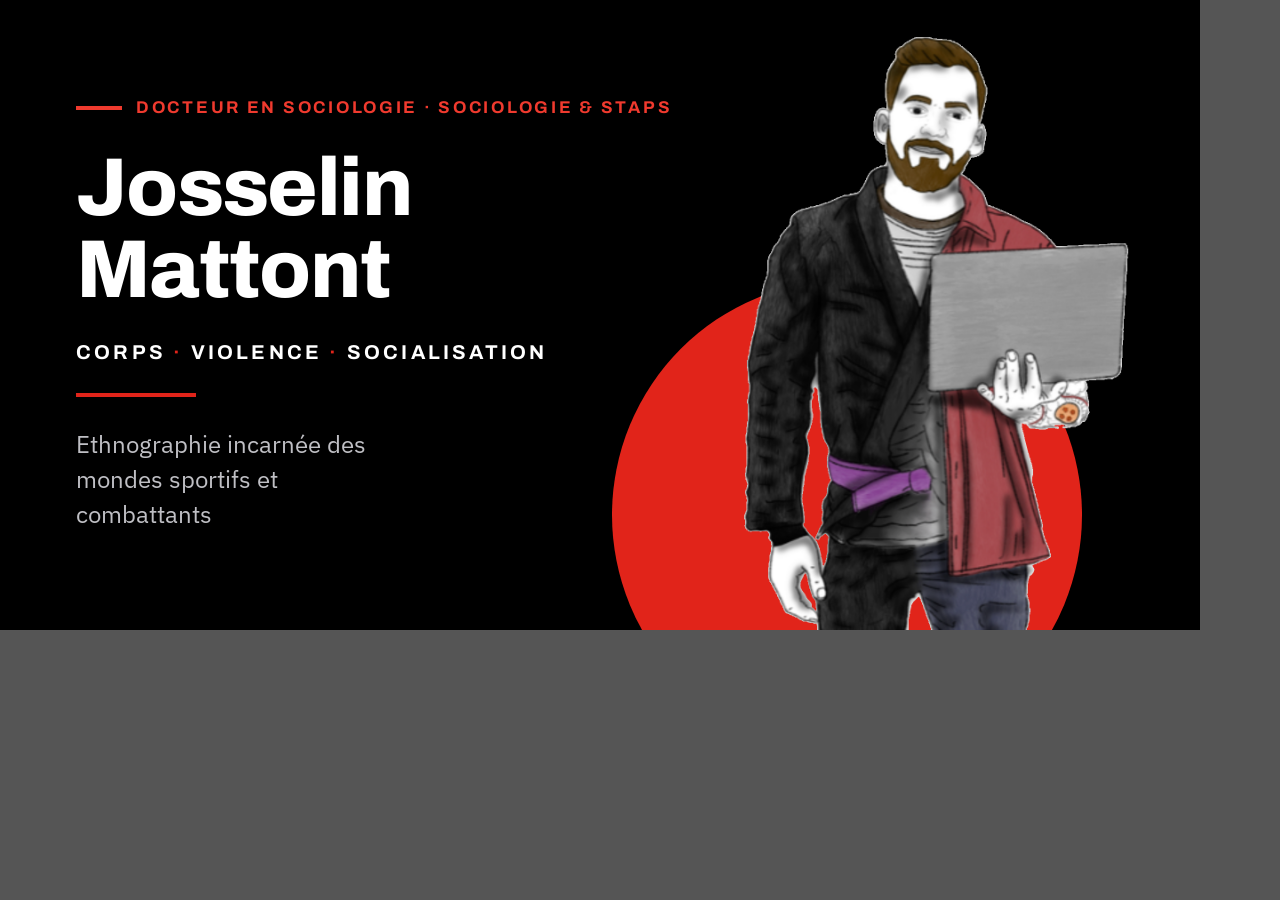
<file: _og.html>
<!DOCTYPE html>
<html lang="fr">
<head>
<meta charset="utf-8">
<link href="https://fonts.googleapis.com/css2?family=Archivo:wght@600;700;800&family=IBM+Plex+Sans:wght@400;500;600&display=swap" rel="stylesheet">
<style>
  body { margin:0; background:#555; }
  #og { width:1200px; height:630px; background:#000; position:relative; overflow:hidden; font-family:"IBM Plex Sans",sans-serif; }
  .h { font-family:"Archivo",sans-serif; font-weight:800; letter-spacing:-0.02em; }
  .k { font-family:"Archivo",sans-serif; font-weight:700; letter-spacing:0.16em; text-transform:uppercase; }
</style>
</head>
<body>
<div id="og">
  <div style="position:absolute; right:118px; bottom:-120px; width:470px; height:470px; border-radius:50%; background:#E1241A;"></div>
  <img src="../assets/brand/portrait-dualite.png" alt="" style="position:absolute; right:70px; bottom:0; height:600px;">
  <div style="position:absolute; left:0; top:0; bottom:0; width:660px; padding:74px 0 74px 76px; display:flex; flex-direction:column; justify-content:center;">
    <div class="k" style="display:flex; align-items:center; gap:14px; font-size:17px; color:#F03A2E; margin-bottom:30px;"><span style="width:46px; height:4px; background:currentColor;"></span>Docteur en sociologie · Sociologie &amp; STAPS</div>
    <div class="h" style="font-size:82px; line-height:1; color:#fff;">Josselin Mattont</div>
    <div class="k" style="font-size:20px; color:#fff; margin-top:30px;">Corps <span style="color:#E1241A;">·</span> Violence <span style="color:#E1241A;">·</span> Socialisation</div>
    <div style="width:120px; height:4px; background:#E1241A; margin:30px 0;"></div>
    <div style="font-size:24px; line-height:1.45; color:#BFBFC4; max-width:22ch;">Ethnographie incarnée des mondes sportifs et combattants</div>
  </div>
</div>
</body>
</html>
</file>
